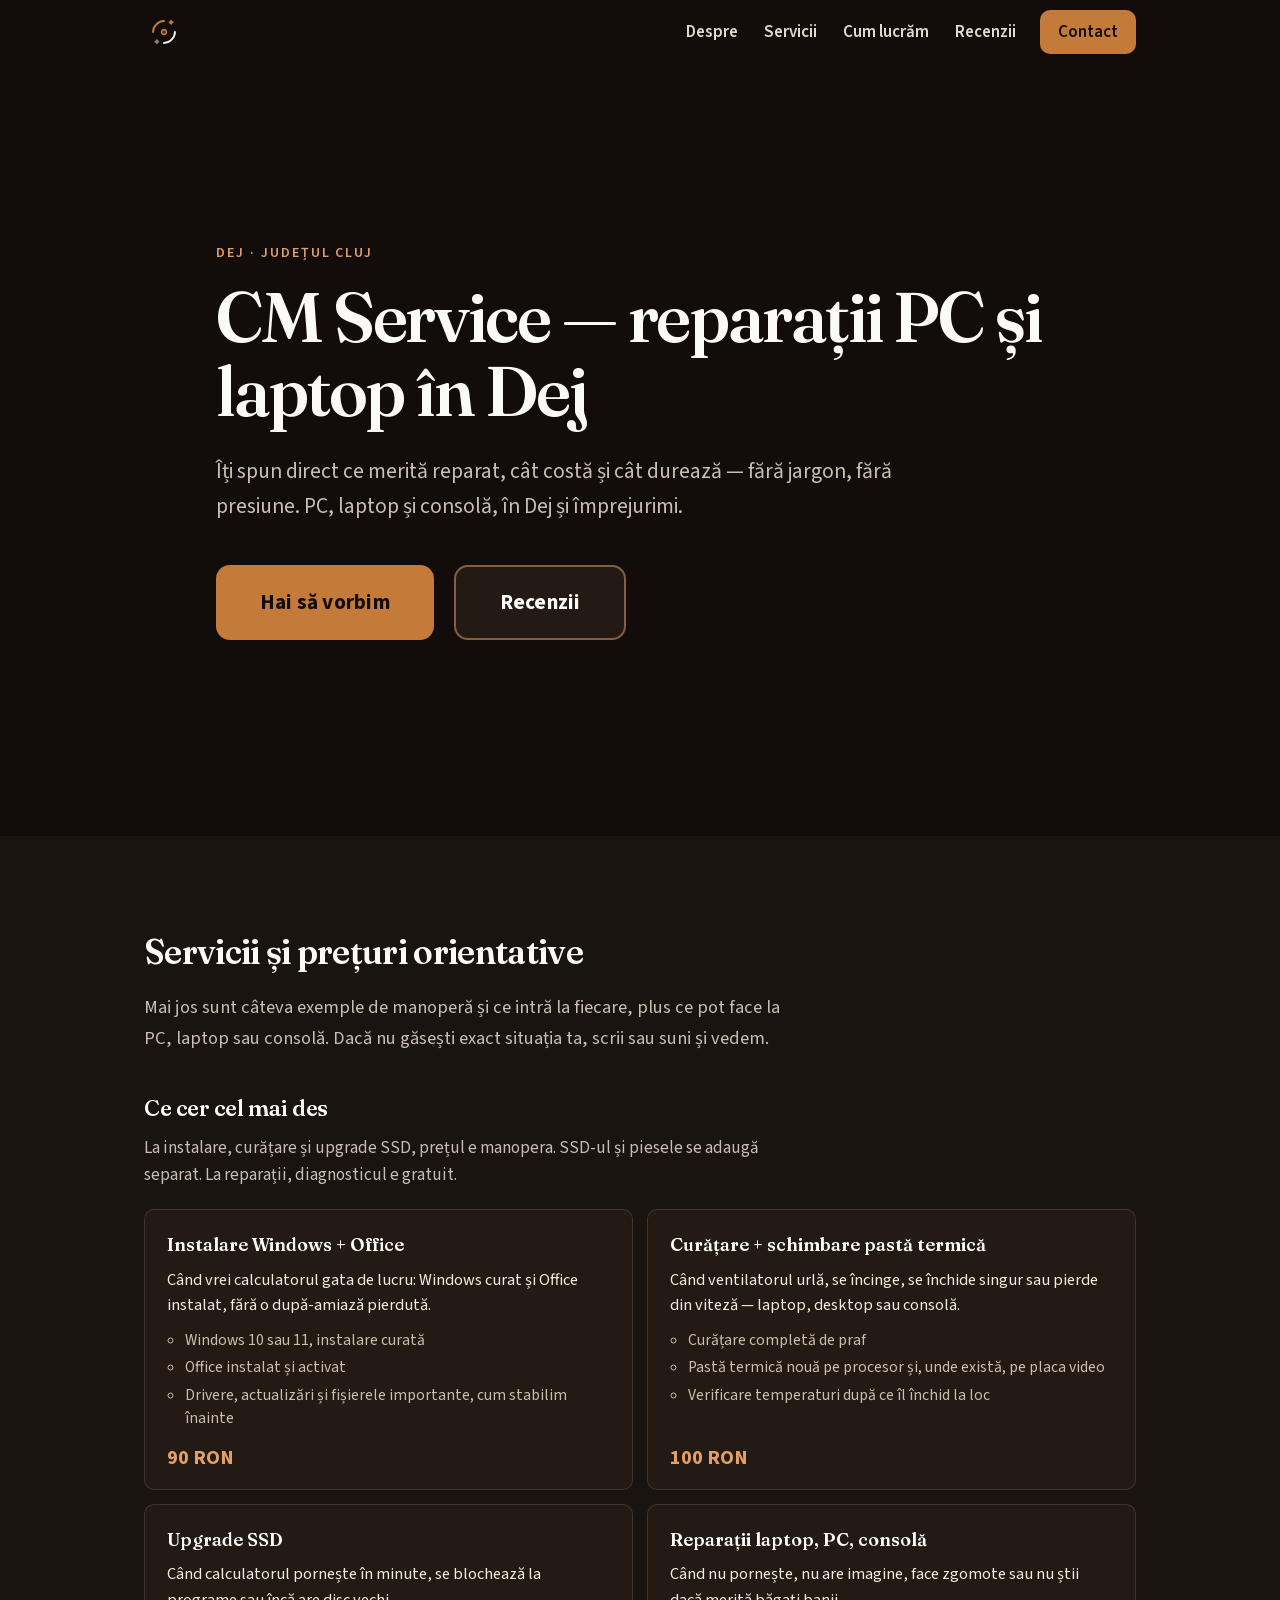
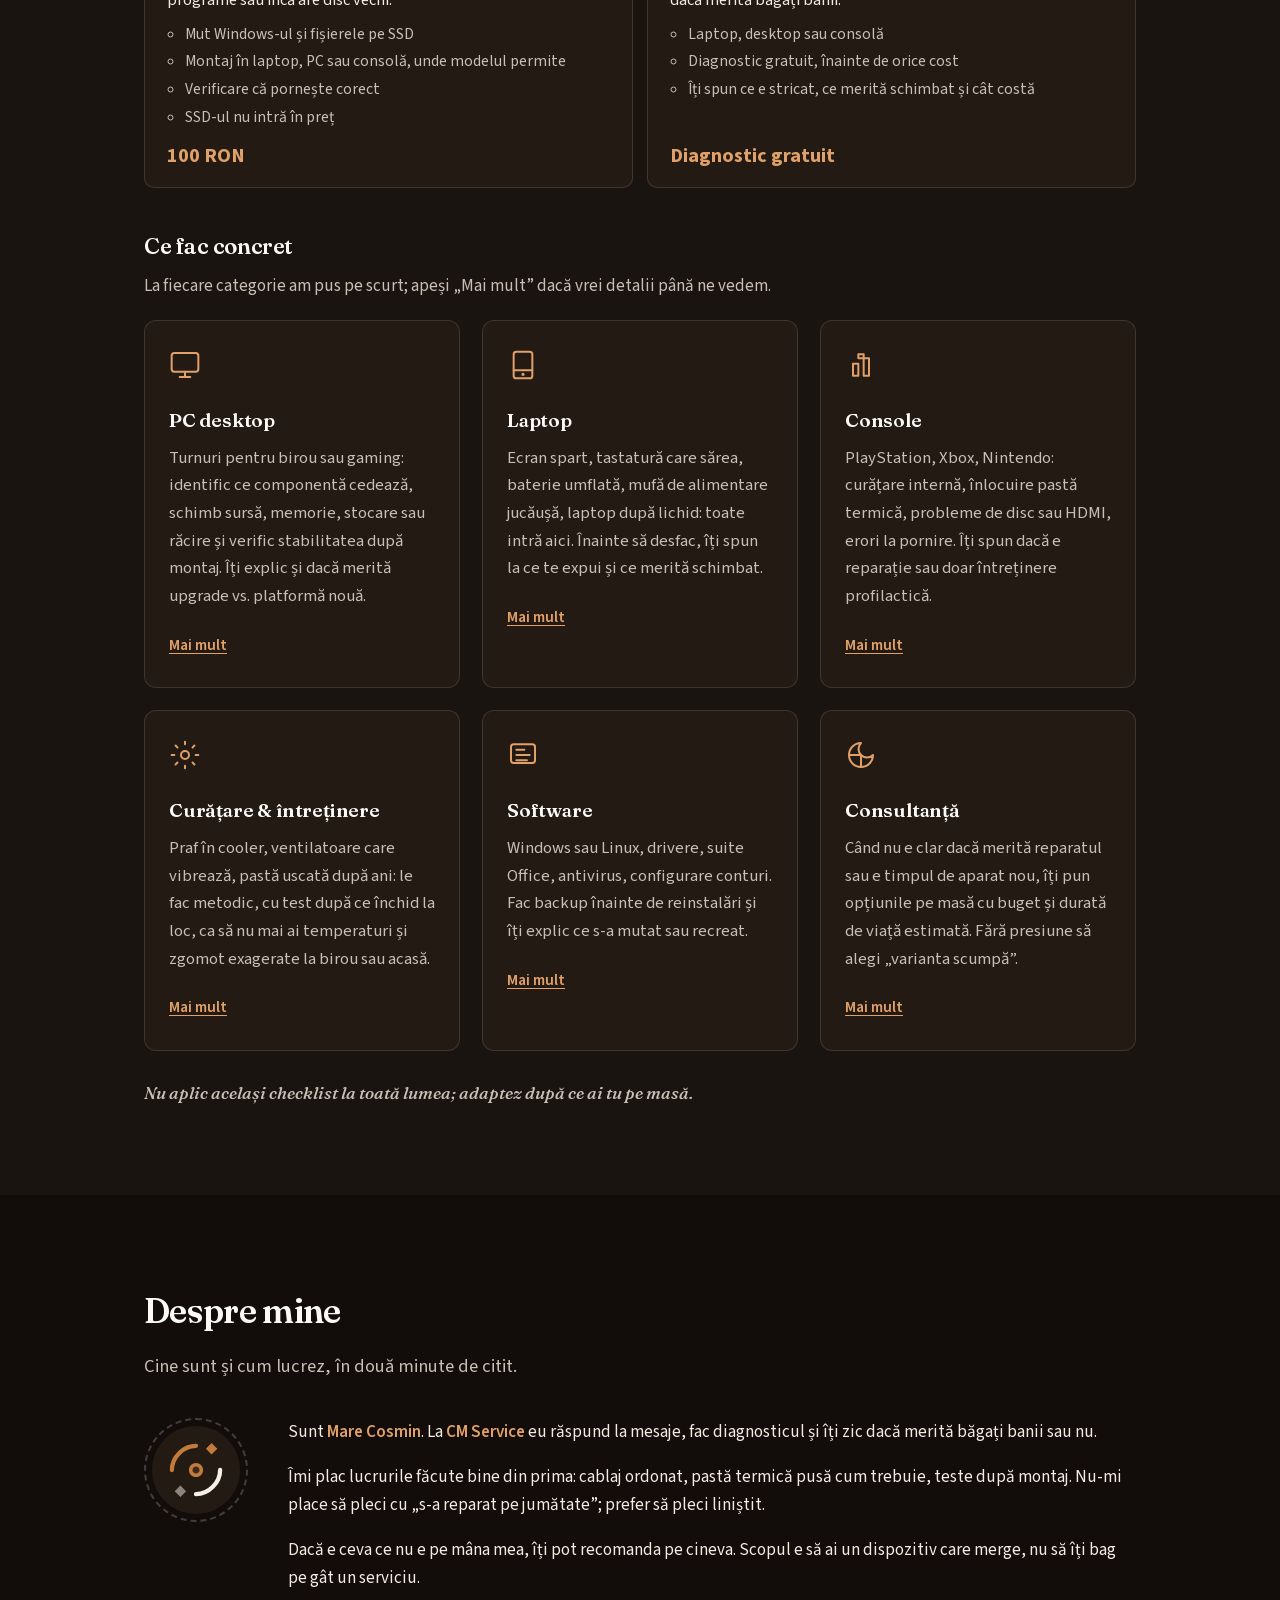
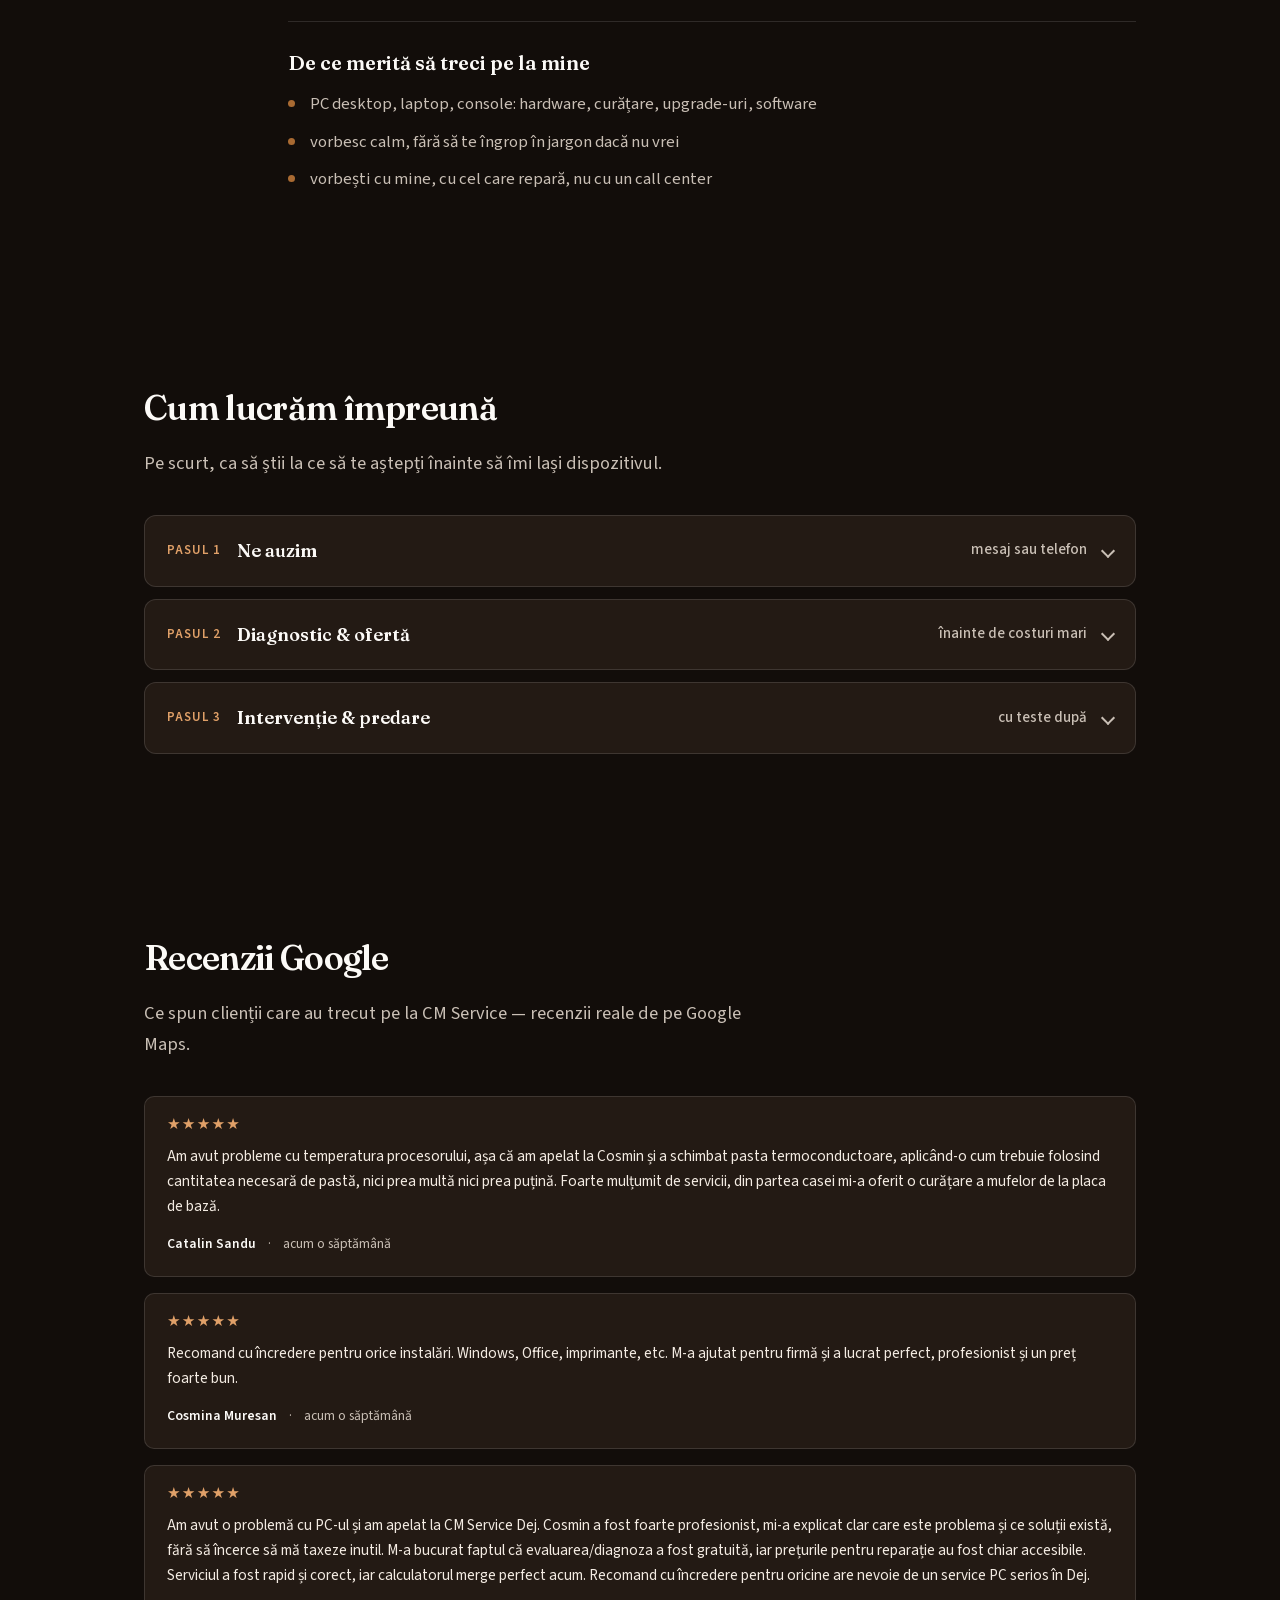
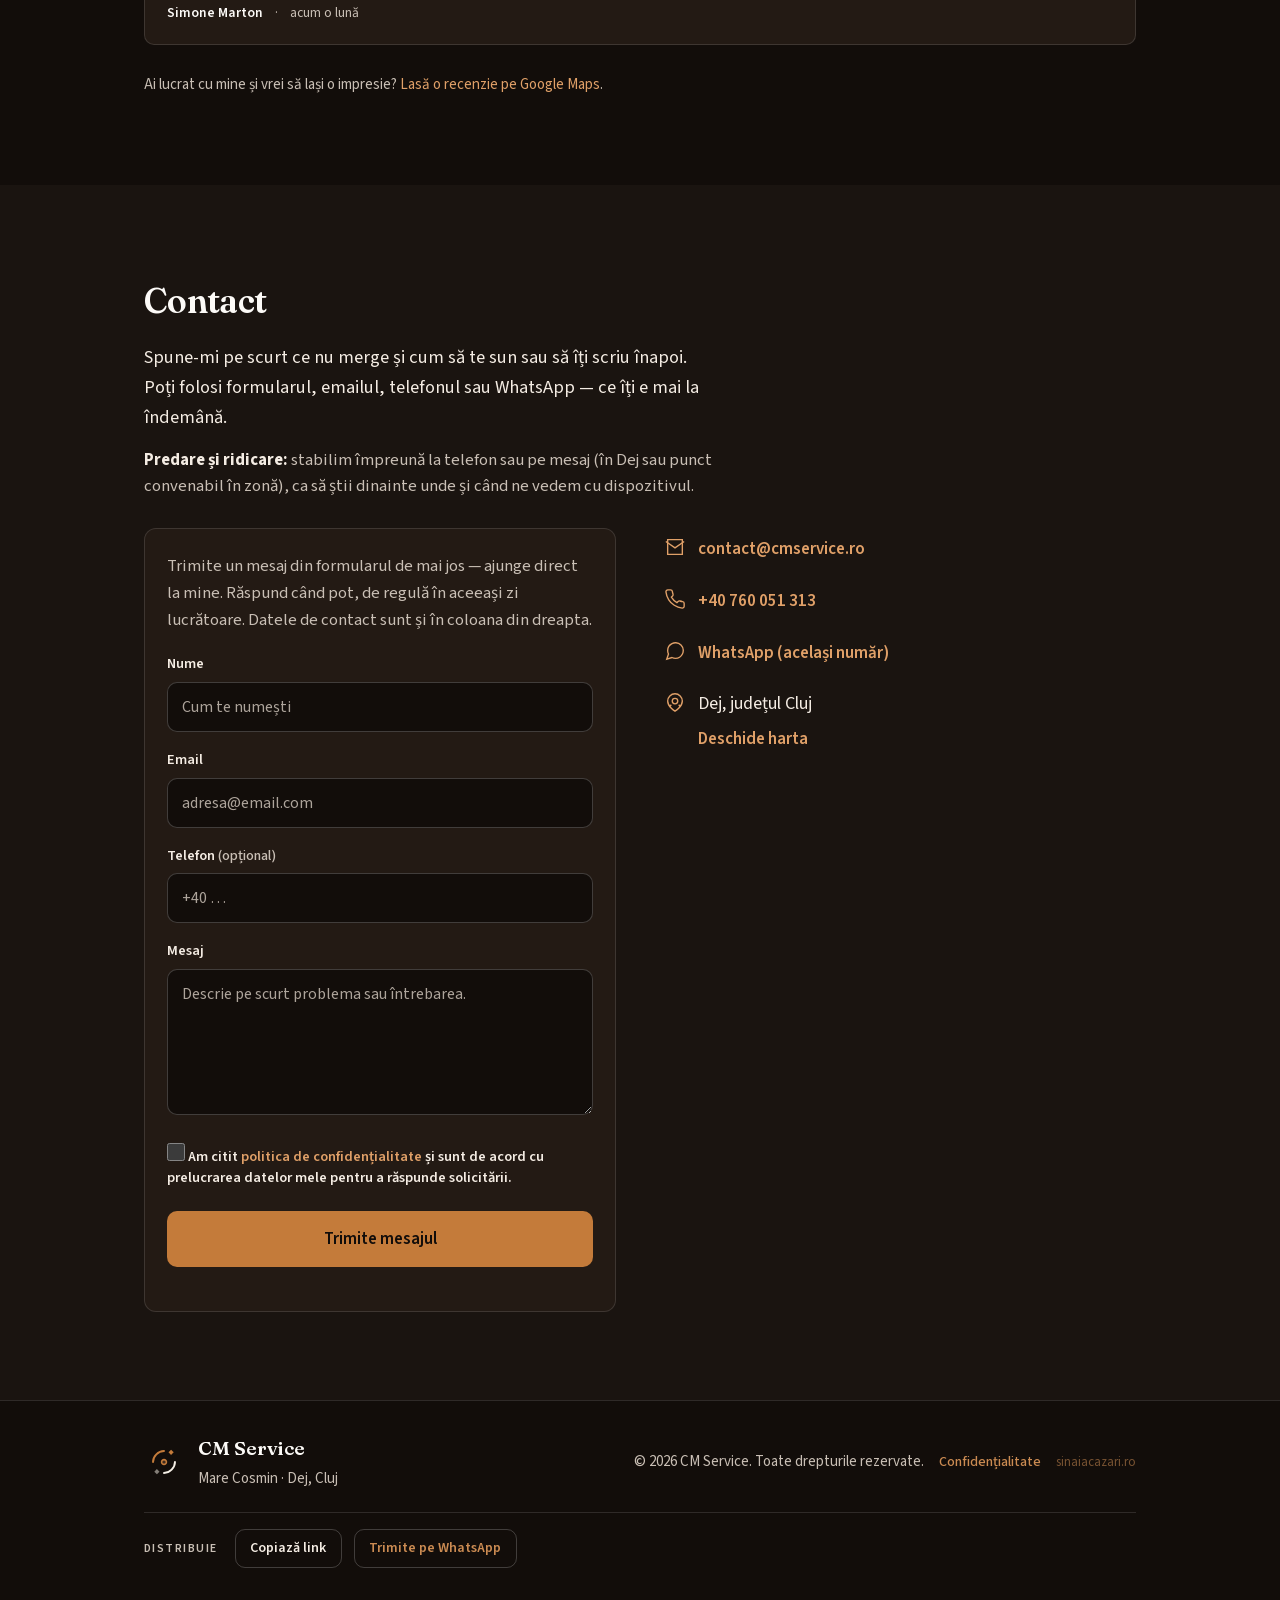
<file: index.html>
<!DOCTYPE html>
<html lang="ro">
  <head>
    <meta charset="UTF-8" />
    <meta name="viewport" content="width=device-width, initial-scale=1.0, viewport-fit=cover" />
    <meta name="theme-color" content="#120d0a" />
    <!-- URL canonic: https://cmservice.ro/ — include „Social Image.png” la deploy pentru previzualizări social. -->
    <link rel="canonical" href="https://cmservice.ro/" />
    <link rel="alternate" hreflang="ro-RO" href="https://cmservice.ro/" />
    <link rel="alternate" hreflang="x-default" href="https://cmservice.ro/" />
    <meta name="robots" content="index, follow, max-image-preview:large, max-snippet:-1, max-video-preview:-1" />
    <meta name="googlebot" content="index, follow, max-image-preview:large, max-snippet:-1, max-video-preview:-1" />
    <meta name="geo.region" content="RO-CJ" />
    <meta name="geo.placename" content="Dej" />
    <meta
      name="description"
      content="Reparații PC și laptop în Dej, județul Cluj: diagnostic, Windows, SSD/RAM, pastă termică. CM Service — Mare Cosmin."
    />
    <title>Reparații PC și laptop, Dej, Cluj | CM Service</title>
    <meta property="og:type" content="website" />
    <meta property="og:locale" content="ro_RO" />
    <meta property="og:url" content="https://cmservice.ro/" />
    <meta property="og:site_name" content="CM Service" />
    <meta property="og:title" content="Reparații PC și laptop, Dej, Cluj | CM Service" />
    <meta
      property="og:description"
      content="Service calculatoare în Dej: reparații PC, laptop și console, software, curățare termică. Județul Cluj. Contact: +40 760 051 313."
    />
    <meta property="og:image" content="https://cmservice.ro/Social%20Image.png" />
    <meta property="og:image:type" content="image/png" />
    <meta property="og:image:width" content="1200" />
    <meta property="og:image:height" content="630" />
    <meta property="og:image:alt" content="CM Service — reparații PC și laptop în Dej, Cluj" />
    <meta name="twitter:card" content="summary_large_image" />
    <meta name="twitter:title" content="Reparații PC și laptop, Dej, Cluj | CM Service" />
    <meta
      name="twitter:description"
      content="Service PC, laptop și console în Dej, Cluj. Diagnostic, Windows, upgrade-uri. Sună: +40 760 051 313."
    />
    <meta name="twitter:image" content="https://cmservice.ro/Social%20Image.png" />
    <link rel="icon" href="Logo Mini Favicon.svg" type="image/svg+xml" />
    <link rel="apple-touch-icon" href="apple-touch-icon.png" sizes="180x180" />
    <link rel="stylesheet" href="fonts.css" />
    <link rel="stylesheet" href="styles.css" />
    <script type="application/ld+json">
      {
        "@context": "https://schema.org",
        "@graph": [
          {
            "@type": "WebSite",
            "@id": "https://cmservice.ro/#website",
            "url": "https://cmservice.ro/",
            "name": "CM Service",
            "description": "Service reparații PC, laptop și console în Dej, județul Cluj.",
            "inLanguage": "ro-RO",
            "publisher": { "@id": "https://cmservice.ro/#business" }
          },
          {
            "@type": "WebPage",
            "@id": "https://cmservice.ro/#webpage",
            "url": "https://cmservice.ro/",
            "name": "Reparații PC și laptop, Dej, Cluj | CM Service",
            "description": "Service calculatoare în Dej: reparații PC și laptop, curățare termică, instalare Windows, upgrade-uri, console.",
            "inLanguage": "ro-RO",
            "isPartOf": { "@id": "https://cmservice.ro/#website" },
            "about": { "@id": "https://cmservice.ro/#business" }
          },
          {
            "@type": "LocalBusiness",
            "@id": "https://cmservice.ro/#business",
            "additionalType": "https://schema.org/ComputerRepair",
            "name": "CM Service",
            "alternateName": "CM Service Dej",
            "description": "Reparații PC desktop și laptop, curățare și pastă termică, instalare software și Windows, upgrade SSD și RAM, console, diagnostic hardware în Dej și zona județului Cluj.",
            "url": "https://cmservice.ro/",
            "telephone": "+40760051313",
            "email": "contact@cmservice.ro",
            "image": "https://cmservice.ro/Social%20Image.png",
            "address": {
              "@type": "PostalAddress",
              "addressLocality": "Dej",
              "addressRegion": "Cluj",
              "addressCountry": "RO"
            },
            "geo": {
              "@type": "GeoCoordinates",
              "latitude": 47.144,
              "longitude": 23.881
            },
            "hasMap": "https://www.openstreetmap.org/?mlat=47.144&mlon=23.881#map=13/47.144/23.881",
            "sameAs": ["https://share.google/tjEWP1IVVVAz4ZmRv"],
            "openingHoursSpecification": [
              {
                "@type": "OpeningHoursSpecification",
                "dayOfWeek": ["Monday", "Tuesday", "Wednesday", "Thursday", "Friday", "Saturday"],
                "opens": "09:00",
                "closes": "18:00",
                "description": "Cu programare; confirmăm disponibilitatea la telefon sau mesaj."
              }
            ],
            "areaServed": [
              { "@type": "City", "name": "Dej", "containedInPlace": { "@type": "AdministrativeArea", "name": "Cluj" } },
              { "@type": "City", "name": "Gherla", "containedInPlace": { "@type": "AdministrativeArea", "name": "Cluj" } },
              { "@type": "City", "name": "Cluj-Napoca", "containedInPlace": { "@type": "AdministrativeArea", "name": "Cluj" } },
              { "@type": "AdministrativeArea", "name": "Județul Cluj" }
            ],
            "priceRange": "$$",
            "aggregateRating": {
              "@type": "AggregateRating",
              "ratingValue": "5",
              "reviewCount": "3",
              "bestRating": "5",
              "worstRating": "1"
            },
            "review": [
              {
                "@type": "Review",
                "author": { "@type": "Person", "name": "Catalin Sandu" },
                "datePublished": "2026-06-10",
                "reviewBody": "Am avut probleme cu temperatura procesorului, așa că am apelat la Cosmin și a schimbat pasta termoconductoare, aplicând-o cum trebuie folosind cantitatea necesară de pastă, nici prea multă nici prea puțină. Foarte mulțumit de servicii, din partea casei mi-a oferit o curățare a mufelor de la placa de bază.",
                "reviewRating": { "@type": "Rating", "ratingValue": "5", "bestRating": "5" }
              },
              {
                "@type": "Review",
                "author": { "@type": "Person", "name": "Cosmina Muresan" },
                "datePublished": "2026-06-10",
                "reviewBody": "Recomand cu încredere pentru orice instalări. Windows, Office, imprimante, etc. M-a ajutat pentru firmă și a lucrat perfect, profesionist și un preț foarte bun.",
                "reviewRating": { "@type": "Rating", "ratingValue": "5", "bestRating": "5" }
              },
              {
                "@type": "Review",
                "author": { "@type": "Person", "name": "Simone Marton" },
                "datePublished": "2026-05-17",
                "reviewBody": "Am avut o problemă cu PC-ul și am apelat la CM Service Dej. Cosmin a fost foarte profesionist, mi-a explicat clar care este problema și ce soluții există, fără să încerce să mă taxeze inutil. M-a bucurat faptul că evaluarea/diagnoza a fost gratuită, iar prețurile pentru reparație au fost chiar accesibile. Serviciul a fost rapid și corect, iar calculatorul merge perfect acum. Recomand cu încredere pentru oricine are nevoie de un service PC serios în Dej.",
                "reviewRating": { "@type": "Rating", "ratingValue": "5", "bestRating": "5" }
              }
            ],
            "knowsAbout": [
              "reparații laptop",
              "service PC",
              "instalare Windows",
              "curățare laptop",
              "upgrade SSD",
              "reparații console"
            ]
          },
          {
            "@type": "Person",
            "@id": "https://cmservice.ro/#person",
            "name": "Mare Cosmin",
            "url": "https://cmservice.ro/",
            "email": "contact@cmservice.ro",
            "telephone": "+40760051313",
            "address": {
              "@type": "PostalAddress",
              "addressLocality": "Dej",
              "addressRegion": "Cluj",
              "addressCountry": "RO"
            },
            "worksFor": { "@id": "https://cmservice.ro/#business" },
            "jobTitle": "Tehnician service PC și laptop"
          }
        ]
      }
    </script>
  </head>
  <body>
    <a class="skip-link" href="#main">Sari la conținut</a>

    <header class="site-header" id="siteHeader">
      <nav class="nav" id="nav" aria-label="Navigare principală">
        <div class="nav-inner">
          <a href="#hero" class="nav-logo" aria-label="CM Service, începutul paginii">
            <img
              class="nav-logo-img"
              src="Logo Transparent Dark Brown BG.svg"
              width="40"
              height="40"
              alt="Logo CM Service"
            />
          </a>
          <button class="nav-toggle" id="navToggle" type="button" aria-expanded="false" aria-controls="navLinks" aria-label="Meniu">
            <span></span>
            <span></span>
            <span></span>
          </button>
          <ul class="nav-links" id="navLinks">
            <li><a href="#despre" data-nav="despre">Despre</a></li>
            <li><a href="#servicii" data-nav="servicii">Servicii</a></li>
            <li><a href="#cum-lucram" data-nav="cum-lucram">Cum lucrăm</a></li>
            <li><a href="#recenzii" data-nav="recenzii">Recenzii</a></li>
            <li class="nav-links-cta"><a href="#contact" class="nav-cta" data-nav="contact">Contact</a></li>
          </ul>
        </div>
      </nav>
    </header>

    <main id="main">
      <section class="hero" id="hero" aria-labelledby="hero-heading">
        <div class="container hero-content">
          <p class="hero-tagline">Dej · județul Cluj</p>
          <h1 class="hero-title" id="hero-heading">CM Service — reparații PC și laptop în Dej</h1>
          <p class="hero-lead">
            Îți spun direct ce merită reparat, cât costă și cât durează — fără jargon, fără presiune. PC, laptop și
            consolă, în Dej și împrejurimi.
          </p>
          <div class="hero-ctas">
            <a class="btn btn-primary" href="#contact">Hai să vorbim</a>
            <a class="btn btn-secondary" href="#recenzii">Recenzii</a>
          </div>
        </div>
      </section>

      <section class="section section-alt" id="servicii" aria-labelledby="servicii-heading">
        <div class="container">
          <h2 class="section-title" id="servicii-heading">Servicii și prețuri orientative</h2>
          <p class="section-lead">
            Mai jos sunt câteva exemple de manoperă și ce intră la fiecare, plus ce pot face la PC, laptop sau consolă.
            Dacă nu găsești exact situația ta, scrii sau suni și vedem.
          </p>

          <h3 class="subsection-title">Ce cer cel mai des</h3>
          <p class="subsection-lead">
            La instalare, curățare și upgrade SSD, prețul e manopera. SSD-ul și piesele se adaugă separat.
            La reparații, diagnosticul e gratuit.
          </p>
          <ul class="offer-price-grid">
            <li class="offer-price-card">
              <h4 class="offer-price-name">Instalare Windows + Office</h4>
              <p class="offer-price-for">
                Când vrei calculatorul gata de lucru: Windows curat și Office instalat, fără o după-amiază pierdută.
              </p>
              <ul class="offer-price-includes">
                <li>Windows 10 sau 11, instalare curată</li>
                <li>Office instalat și activat</li>
                <li>Drivere, actualizări și fișierele importante, cum stabilim înainte</li>
              </ul>
              <p class="offer-price-amount">90 RON</p>
            </li>
            <li class="offer-price-card">
              <h4 class="offer-price-name">Curățare + schimbare pastă termică</h4>
              <p class="offer-price-for">
                Când ventilatorul urlă, se încinge, se închide singur sau pierde din viteză — laptop, desktop sau consolă.
              </p>
              <ul class="offer-price-includes">
                <li>Curățare completă de praf</li>
                <li>Pastă termică nouă pe procesor și, unde există, pe placa video</li>
                <li>Verificare temperaturi după ce îl închid la loc</li>
              </ul>
              <p class="offer-price-amount">100 RON</p>
            </li>
            <li class="offer-price-card">
              <h4 class="offer-price-name">Upgrade SSD</h4>
              <p class="offer-price-for">
                Când calculatorul pornește în minute, se blochează la programe sau încă are disc vechi.
              </p>
              <ul class="offer-price-includes">
                <li>Mut Windows-ul și fișierele pe SSD</li>
                <li>Montaj în laptop, PC sau consolă, unde modelul permite</li>
                <li>Verificare că pornește corect</li>
                <li>SSD-ul nu intră în preț</li>
              </ul>
              <p class="offer-price-amount">100 RON</p>
            </li>
            <li class="offer-price-card">
              <h4 class="offer-price-name">Reparații laptop, PC, consolă</h4>
              <p class="offer-price-for">
                Când nu pornește, nu are imagine, face zgomote sau nu știi dacă merită băgați banii.
              </p>
              <ul class="offer-price-includes">
                <li>Laptop, desktop sau consolă</li>
                <li>Diagnostic gratuit, înainte de orice cost</li>
                <li>Îți spun ce e stricat, ce merită schimbat și cât costă</li>
              </ul>
              <p class="offer-price-amount">Diagnostic gratuit</p>
            </li>
          </ul>

          <h3 class="subsection-title subsection-title--spaced">Ce fac concret</h3>
          <p class="subsection-lead">
            La fiecare categorie am pus pe scurt; apeși „Mai mult” dacă vrei detalii până ne vedem.
          </p>
          <div class="servicii-grid" id="serviciiGrid">
            <article class="serviciu-card">
              <div class="serviciu-icon" aria-hidden="true">
                <svg width="32" height="32" viewBox="0 0 24 24" fill="none" stroke="currentColor" stroke-width="1.5" stroke-linecap="round" stroke-linejoin="round">
                  <rect x="2" y="3" width="20" height="14" rx="2" />
                  <path d="M8 21h8" />
                  <path d="M12 17v4" />
                </svg>
              </div>
              <h3>PC desktop</h3>
              <p class="serviciu-detail">
                Turnuri pentru birou sau gaming: identific ce componentă cedează, schimb sursă, memorie, stocare sau
                răcire și verific stabilitatea după montaj. Îți explic și dacă merită upgrade vs. platformă nouă.
              </p>
              <button type="button" class="serviciu-toggle" aria-expanded="false">Mai mult</button>
              <p class="serviciu-extra">
                Montaj curat, cablaj ordonat, teste de temperatură și stres unde e cazul. Te ajut să comanzi piese compatibile
                dacă vrei să aduci tu materialul.
              </p>
            </article>
            <article class="serviciu-card">
              <div class="serviciu-icon" aria-hidden="true">
                <svg width="32" height="32" viewBox="0 0 24 24" fill="none" stroke="currentColor" stroke-width="1.5" stroke-linecap="round" stroke-linejoin="round">
                  <rect x="5" y="2" width="14" height="20" rx="2" />
                  <path d="M5 16h14" />
                  <circle cx="12" cy="19" r="0.5" fill="currentColor" />
                </svg>
              </div>
              <h3>Laptop</h3>
              <p class="serviciu-detail">
                Ecran spart, tastatură care sărea, baterie umflată, mufă de alimentare jucăușă, laptop după lichid: toate
                intră aici. Înainte să desfac, îți spun la ce te expui și ce merită schimbat.
              </p>
              <button type="button" class="serviciu-toggle" aria-expanded="false">Mai mult</button>
              <p class="serviciu-extra">
                Multe încălziri și ventilator la maxim vin din praf și pastă uscată; curățarea periodică poate prelungi viața
                plăcii și a ventilatoarelor.
              </p>
            </article>
            <article class="serviciu-card">
              <div class="serviciu-icon" aria-hidden="true">
                <svg width="32" height="32" viewBox="0 0 24 24" fill="none" stroke="currentColor" stroke-width="1.5" stroke-linecap="round" stroke-linejoin="round">
                  <path d="M6 11h4v9H6zM14 7h4v13h-4z" />
                  <path d="M10 4h4v3h-4z" />
                </svg>
              </div>
              <h3>Console</h3>
              <p class="serviciu-detail">
                PlayStation, Xbox, Nintendo: curățare internă, înlocuire pastă termică, probleme de disc sau HDMI, erori la
                pornire. Îți spun dacă e reparație sau doar întreținere profilactică.
              </p>
              <button type="button" class="serviciu-toggle" aria-expanded="false">Mai mult</button>
              <p class="serviciu-extra">
                Uneori e o singură piesă; alteori la o consolă mai veche ajunge curățare și un SSD dacă se poate pe modelul tău.
                Fără „îți garantez minuni”.
              </p>
            </article>
            <article class="serviciu-card">
              <div class="serviciu-icon" aria-hidden="true">
                <svg width="32" height="32" viewBox="0 0 24 24" fill="none" stroke="currentColor" stroke-width="1.5" stroke-linecap="round" stroke-linejoin="round">
                  <circle cx="12" cy="12" r="3" />
                  <path d="M12 2v2M12 20v2M4.93 4.93l1.41 1.41M17.66 17.66l1.41 1.41M2 12h2M20 12h2M4.93 19.07l1.41-1.41M17.66 6.34l1.41-1.41" />
                </svg>
              </div>
              <h3>Curățare &amp; întreținere</h3>
              <p class="serviciu-detail">
                Praf în cooler, ventilatoare care vibrează, pastă uscată după ani: le fac metodic, cu test după ce închid la loc,
                ca să nu mai ai temperaturi și zgomot exagerate la birou sau acasă.
              </p>
              <button type="button" class="serviciu-toggle" aria-expanded="false">Mai mult</button>
              <p class="serviciu-extra">
                Îți las câteva recomandări simple (suprafață, aerisire) ca să nu revii prea des pentru același motiv.
              </p>
            </article>
            <article class="serviciu-card">
              <div class="serviciu-icon" aria-hidden="true">
                <svg width="32" height="32" viewBox="0 0 24 24" fill="none" stroke="currentColor" stroke-width="1.5" stroke-linecap="round" stroke-linejoin="round">
                  <rect x="3" y="4" width="18" height="14" rx="2" />
                  <path d="M7 8h6M7 12h10M7 16h8" />
                </svg>
              </div>
              <h3>Software</h3>
              <p class="serviciu-detail">
                Windows sau Linux, drivere, suite Office, antivirus, configurare conturi. Fac backup înainte de
                reinstalări și îți explic ce s-a mutat sau recreat.
              </p>
              <button type="button" class="serviciu-toggle" aria-expanded="false">Mai mult</button>
              <p class="serviciu-extra">
                Recuperare date doar unde e rezonabil să încerc; nu promit minuni pe discuri mecanice grav avariate.
              </p>
            </article>
            <article class="serviciu-card">
              <div class="serviciu-icon" aria-hidden="true">
                <svg width="32" height="32" viewBox="0 0 24 24" fill="none" stroke="currentColor" stroke-width="1.5" stroke-linecap="round" stroke-linejoin="round">
                  <path d="M12 3a6 6 0 0 0 9 9 9 9 0 1 1-9-9Z" />
                  <path d="M12 12v9" />
                  <path d="M12 12H3" />
                </svg>
              </div>
              <h3>Consultanță</h3>
              <p class="serviciu-detail">
                Când nu e clar dacă merită reparatul sau e timpul de aparat nou, îți pun opțiunile pe masă cu buget și
                durată de viață estimată. Fără presiune să alegi „varianta scumpă”.
              </p>
              <button type="button" class="serviciu-toggle" aria-expanded="false">Mai mult</button>
              <p class="serviciu-extra">
                Te pot ajuta și cu lista de piese înainte să comanzi online, ca să eviți surprize de compatibilitate.
              </p>
            </article>
          </div>
          <p class="servicii-footer">
            Nu aplic același checklist la toată lumea; adaptez după ce ai tu pe masă.
          </p>
        </div>
      </section>

      <section class="section" id="despre">
        <div class="container">
          <h2 class="section-title">Despre mine</h2>
          <p class="section-lead">
            Cine sunt și cum lucrez, în două minute de citit.
          </p>
          <div class="despre-layout">
            <div class="despre-badge">
              <img
                class="despre-logo"
                src="Logo Transparent Dark Brown BG.svg"
                width="88"
                height="88"
                alt="Logo CM Service"
                loading="lazy"
                decoding="async"
              />
              <span class="despre-badge-ring" aria-hidden="true"></span>
            </div>
            <div class="despre-content">
              <p>
                Sunt <strong>Mare Cosmin</strong>. La <strong>CM Service</strong> eu răspund la mesaje, fac diagnosticul și îți zic
                dacă merită băgați banii sau nu.
              </p>
              <p>
                Îmi plac lucrurile făcute bine din prima: cablaj ordonat, pastă termică pusă cum trebuie, teste după montaj.
                Nu-mi place să pleci cu „s-a reparat pe jumătate”; prefer să pleci liniștit.
              </p>
              <p>
                Dacă e ceva ce nu e pe mâna mea, îți pot recomanda pe cineva. Scopul e să ai un dispozitiv care merge,
                nu să îți bag pe gât un serviciu.
              </p>
              <div class="despre-meta">
                <h3>De ce merită să treci pe la mine</h3>
                <ul>
                  <li>PC desktop, laptop, console: hardware, curățare, upgrade-uri, software</li>
                  <li>vorbesc calm, fără să te îngrop în jargon dacă nu vrei</li>
                  <li>vorbești cu mine, cu cel care repară, nu cu un call center</li>
                </ul>
              </div>
            </div>
          </div>
        </div>
      </section>

      <section class="section" id="cum-lucram">
        <div class="container">
          <h2 class="section-title">Cum lucrăm împreună</h2>
          <p class="section-lead">
            Pe scurt, ca să știi la ce să te aștepți înainte să îmi lași dispozitivul.
          </p>
          <div class="experience-list">
            <details class="experience-item">
              <summary class="experience-summary">
                <span class="experience-org">Pasul 1</span>
                <span class="experience-role">Ne auzim</span>
                <span class="experience-dates">mesaj sau telefon</span>
                <span class="experience-chevron" aria-hidden="true"></span>
              </summary>
              <div class="experience-body">
                <p>
                  Îmi spui ce auzi, ce vezi pe ecran, de când. Cu cât e mai clar, cu atât merg mai repede la fondul problemei.
                  Nu îți cer roman, doar ce știi tu.
                </p>
              </div>
            </details>
            <details class="experience-item">
              <summary class="experience-summary">
                <span class="experience-org">Pasul 2</span>
                <span class="experience-role">Diagnostic &amp; ofertă</span>
                <span class="experience-dates">înainte de costuri mari</span>
                <span class="experience-chevron" aria-hidden="true"></span>
              </summary>
              <div class="experience-body">
                <p>
                  Verific, îți spun ce am găsit și ce opțiuni ai (reparație, înlocuire piesă, sau „nu merită”). Abia apoi
                  continuăm cum e ok pentru tine.
                </p>
              </div>
            </details>
            <details class="experience-item">
              <summary class="experience-summary">
                <span class="experience-org">Pasul 3</span>
                <span class="experience-role">Intervenție &amp; predare</span>
                <span class="experience-dates">cu teste după</span>
                <span class="experience-chevron" aria-hidden="true"></span>
              </summary>
              <div class="experience-body">
                <p>
                  Fac treaba, testez, îți explic pe scurt ce s-a schimbat și ce poți face tu data viitoare ca să dureze mai
                  bine.
                </p>
              </div>
            </details>
          </div>
        </div>
      </section>

      <section class="section" id="recenzii" aria-labelledby="recenzii-heading">
        <div class="container">
          <h2 class="section-title" id="recenzii-heading">Recenzii Google</h2>
          <p class="section-lead">
            Ce spun clienții care au trecut pe la CM Service — recenzii reale de pe Google Maps.
          </p>
          <ul class="reviews-grid">
            <li class="review-card">
              <div class="review-stars" aria-label="5 stele din 5">
                <span aria-hidden="true">★★★★★</span>
              </div>
              <blockquote class="review-quote">
                <p>
                  Am avut probleme cu temperatura procesorului, așa că am apelat la Cosmin și a schimbat pasta
                  termoconductoare, aplicând-o cum trebuie folosind cantitatea necesară de pastă, nici prea multă nici
                  prea puțină. Foarte mulțumit de servicii, din partea casei mi-a oferit o curățare a mufelor de la
                  placa de bază.
                </p>
              </blockquote>
              <footer class="review-meta">
                <cite class="review-author">Catalin Sandu</cite>
                <span class="review-date">acum o săptămână</span>
              </footer>
            </li>
            <li class="review-card">
              <div class="review-stars" aria-label="5 stele din 5">
                <span aria-hidden="true">★★★★★</span>
              </div>
              <blockquote class="review-quote">
                <p>
                  Recomand cu încredere pentru orice instalări. Windows, Office, imprimante, etc. M-a ajutat pentru
                  firmă și a lucrat perfect, profesionist și un preț foarte bun.
                </p>
              </blockquote>
              <footer class="review-meta">
                <cite class="review-author">Cosmina Muresan</cite>
                <span class="review-date">acum o săptămână</span>
              </footer>
            </li>
            <li class="review-card">
              <div class="review-stars" aria-label="5 stele din 5">
                <span aria-hidden="true">★★★★★</span>
              </div>
              <blockquote class="review-quote">
                <p>
                  Am avut o problemă cu PC-ul și am apelat la CM Service Dej. Cosmin a fost foarte profesionist, mi-a
                  explicat clar care este problema și ce soluții există, fără să încerce să mă taxeze inutil. M-a bucurat
                  faptul că evaluarea/diagnoza a fost gratuită, iar prețurile pentru reparație au fost chiar accesibile.
                  Serviciul a fost rapid și corect, iar calculatorul merge perfect acum. Recomand cu încredere pentru
                  oricine are nevoie de un service PC serios în Dej.
                </p>
              </blockquote>
              <footer class="review-meta">
                <cite class="review-author">Simone Marton</cite>
                <span class="review-date">acum o lună</span>
              </footer>
            </li>
          </ul>
          <p class="reviews-cta muted small">
            Ai lucrat cu mine și vrei să lași o impresie?
            <a href="https://share.google/tjEWP1IVVVAz4ZmRv" target="_blank" rel="noopener noreferrer"
              >Lasă o recenzie pe Google Maps</a
            >.
          </p>
        </div>
      </section>

      <section class="section section-alt" id="contact">
        <div class="container">
          <h2 class="section-title">Contact</h2>
          <p class="contact-intro">
            Spune-mi pe scurt ce nu merge și cum să te sun sau să îți scriu înapoi. Poți folosi formularul, emailul,
            telefonul sau WhatsApp — ce îți e mai la îndemână.
          </p>
          <p class="contact-pickup">
            <strong>Predare și ridicare:</strong> stabilim împreună la telefon sau pe mesaj (în Dej sau punct convenabil
            în zonă), ca să știi dinainte unde și când ne vedem cu dispozitivul.
          </p>
          <div class="contact-grid">
            <div class="contact-panel">
              <p class="contact-panel-lead">
                Trimite un mesaj din formularul de mai jos — ajunge direct la mine. Răspund când pot, de regulă în aceeași
                zi lucrătoare. Datele de contact sunt și în coloana din dreapta.
              </p>
              <form class="contact-form" id="contactForm" action="https://api.web3forms.com/submit" method="POST" novalidate>
                <input type="hidden" name="access_key" value="ce247b36-3664-45f6-8c38-0ea4a469ab83" />
                <input
                  type="checkbox"
                  name="botcheck"
                  class="contact-form-hp"
                  tabindex="-1"
                  autocomplete="off"
                  aria-hidden="true"
                />
                <div class="contact-form-field">
                  <label for="contactName">Nume</label>
                  <input
                    id="contactName"
                    name="name"
                    type="text"
                    required
                    maxlength="120"
                    autocomplete="name"
                    placeholder="Cum te numești"
                  />
                </div>
                <div class="contact-form-field">
                  <label for="contactEmail">Email</label>
                  <input
                    id="contactEmail"
                    name="email"
                    type="email"
                    required
                    maxlength="254"
                    autocomplete="email"
                    placeholder="adresa@email.com"
                  />
                </div>
                <div class="contact-form-field">
                  <label for="contactPhone">Telefon <span class="contact-form-optional">(opțional)</span></label>
                  <input
                    id="contactPhone"
                    name="phone"
                    type="tel"
                    maxlength="40"
                    autocomplete="tel"
                    placeholder="+40 …"
                  />
                </div>
                <div class="contact-form-field">
                  <label for="contactMessage">Mesaj</label>
                  <textarea
                    id="contactMessage"
                    name="message"
                    required
                    rows="5"
                    maxlength="4000"
                    placeholder="Descrie pe scurt problema sau întrebarea."
                  ></textarea>
                </div>
                <div class="contact-form-field contact-form-consent">
                  <label class="contact-form-consent-label" for="contactConsent">
                    <input type="checkbox" id="contactConsent" name="consent" required value="yes" />
                    <span
                      >Am citit
                      <a href="politica-confidentialitate.html">politica de confidențialitate</a> și sunt de acord cu
                      prelucrarea datelor mele pentru a răspunde solicitării.</span
                    >
                  </label>
                </div>
                <p class="contact-form-status" id="contactFormStatus" role="status" aria-live="polite" hidden></p>
                <button type="submit" class="btn btn-primary btn-full" id="contactFormSubmit">
                  Trimite mesajul
                </button>
              </form>
            </div>
            <div class="contact-info">
              <div class="contact-item">
                <svg width="22" height="22" viewBox="0 0 24 24" fill="none" stroke="currentColor" stroke-width="1.5" aria-hidden="true">
                  <path d="M4 4h16v16H4z" />
                  <path d="m22 6-10 7L2 6" />
                </svg>
                <div>
                  <a href="mailto:contact@cmservice.ro">contact@cmservice.ro</a>
                </div>
              </div>
              <div class="contact-item">
                <svg width="22" height="22" viewBox="0 0 24 24" fill="none" stroke="currentColor" stroke-width="1.5" aria-hidden="true">
                  <path d="M22 16.92v3a2 2 0 0 1-2.18 2 19.79 19.79 0 0 1-8.63-3.07 19.5 19.5 0 0 1-6-6 19.79 19.79 0 0 1-3.07-8.67A2 2 0 0 1 4.11 2h3a2 2 0 0 1 2 1.72c.127.96.361 1.903.7 2.81a2 2 0 0 1-.45 2.11L8.09 9.91a16 16 0 0 0 6 6l1.27-1.27a2 2 0 0 1 2.11-.45c.907.339 1.85.573 2.81.7A2 2 0 0 1 22 16.92z" />
                </svg>
                <div>
                  <a href="tel:+40760051313">+40 760 051 313</a>
                </div>
              </div>
              <div class="contact-item">
                <svg width="22" height="22" viewBox="0 0 24 24" fill="none" stroke="currentColor" stroke-width="1.5" aria-hidden="true">
                  <path d="M21 11.5a8.38 8.38 0 0 1-.9 3.8 8.5 8.5 0 0 1-7.6 4.7 8.38 8.38 0 0 1-3.8-.9L3 21l1.9-5.7a8.38 8.38 0 0 1-.9-3.8 8.5 8.5 0 0 1 4.7-7.6 8.38 8.38 0 0 1 3.8-.9h.5a8.48 8.48 0 0 1 8 8v.5z" />
                </svg>
                <div>
                  <a href="https://wa.me/40760051313?text=Bun%C4%83%2C%20am%20o%20%C3%AEntrebare%20de%20pe%20site-ul%20CM%20Service." target="_blank" rel="noopener noreferrer">WhatsApp (același număr)</a>
                </div>
              </div>
              <div class="contact-item">
                <svg width="22" height="22" viewBox="0 0 24 24" fill="none" stroke="currentColor" stroke-width="1.5" aria-hidden="true">
                  <circle cx="12" cy="11" r="3" />
                  <path d="M17.657 16.657 16 15M6.343 16.657 8 15" />
                  <path d="M12 22s8-4.5 8-11a8 8 0 1 0-16 0c0 6.5 8 11 8 11z" />
                </svg>
                <div>
                  <span>Dej, județul Cluj</span>
                  <p class="contact-map muted small">
                    <a href="https://www.openstreetmap.org/search?query=Dej%2C%20Cluj%2C%20Romania" target="_blank" rel="noopener noreferrer">Deschide harta</a>
                  </p>
                </div>
              </div>
            </div>
          </div>
        </div>
      </section>
    </main>

    <footer class="site-footer">
      <div class="container footer-inner">
        <div class="footer-row-top">
          <div class="footer-brand">
            <img src="Logo Transparent Dark Brown BG.svg" alt="Logo CM Service" width="40" height="40" />
            <div>
              <p class="footer-name">CM Service</p>
              <p class="footer-meta">Mare Cosmin · Dej, Cluj</p>
            </div>
          </div>
          <p class="footer-copy">
            © <span id="year"></span> CM Service. Toate drepturile rezervate.
            <a class="footer-legal" href="politica-confidentialitate.html">Confidențialitate</a>
            <a class="footer-legal footer-related" href="https://sinaiacazari.ro/" rel="noopener noreferrer">sinaiacazari.ro</a>
          </p>
        </div>
        <div class="footer-share" role="group" aria-label="Distribuie pagina">
          <span class="footer-share-label">Distribuie</span>
          <button type="button" class="footer-share-btn" id="copyPageLink">Copiază link</button>
          <a
            class="footer-share-btn"
            id="whatsappShareLink"
            href="https://wa.me/?text="
            target="_blank"
            rel="noopener noreferrer"
            >Trimite pe WhatsApp</a>
        </div>
      </div>
    </footer>

    <div class="mobile-cta" id="mobileCta" role="region" aria-label="Contact rapid">
      <a class="mobile-cta-btn mobile-cta-phone" href="tel:+40760051313">Sună acum</a>
      <a
        class="mobile-cta-btn mobile-cta-wa"
        href="https://wa.me/40760051313?text=Bun%C4%83%2C%20am%20o%20%C3%AEntrebare%20de%20pe%20site-ul%20CM%20Service."
        target="_blank"
        rel="noopener noreferrer"
        >WhatsApp</a>
    </div>

    <script src="script.js" defer></script>
  </body>
</html>
</file>
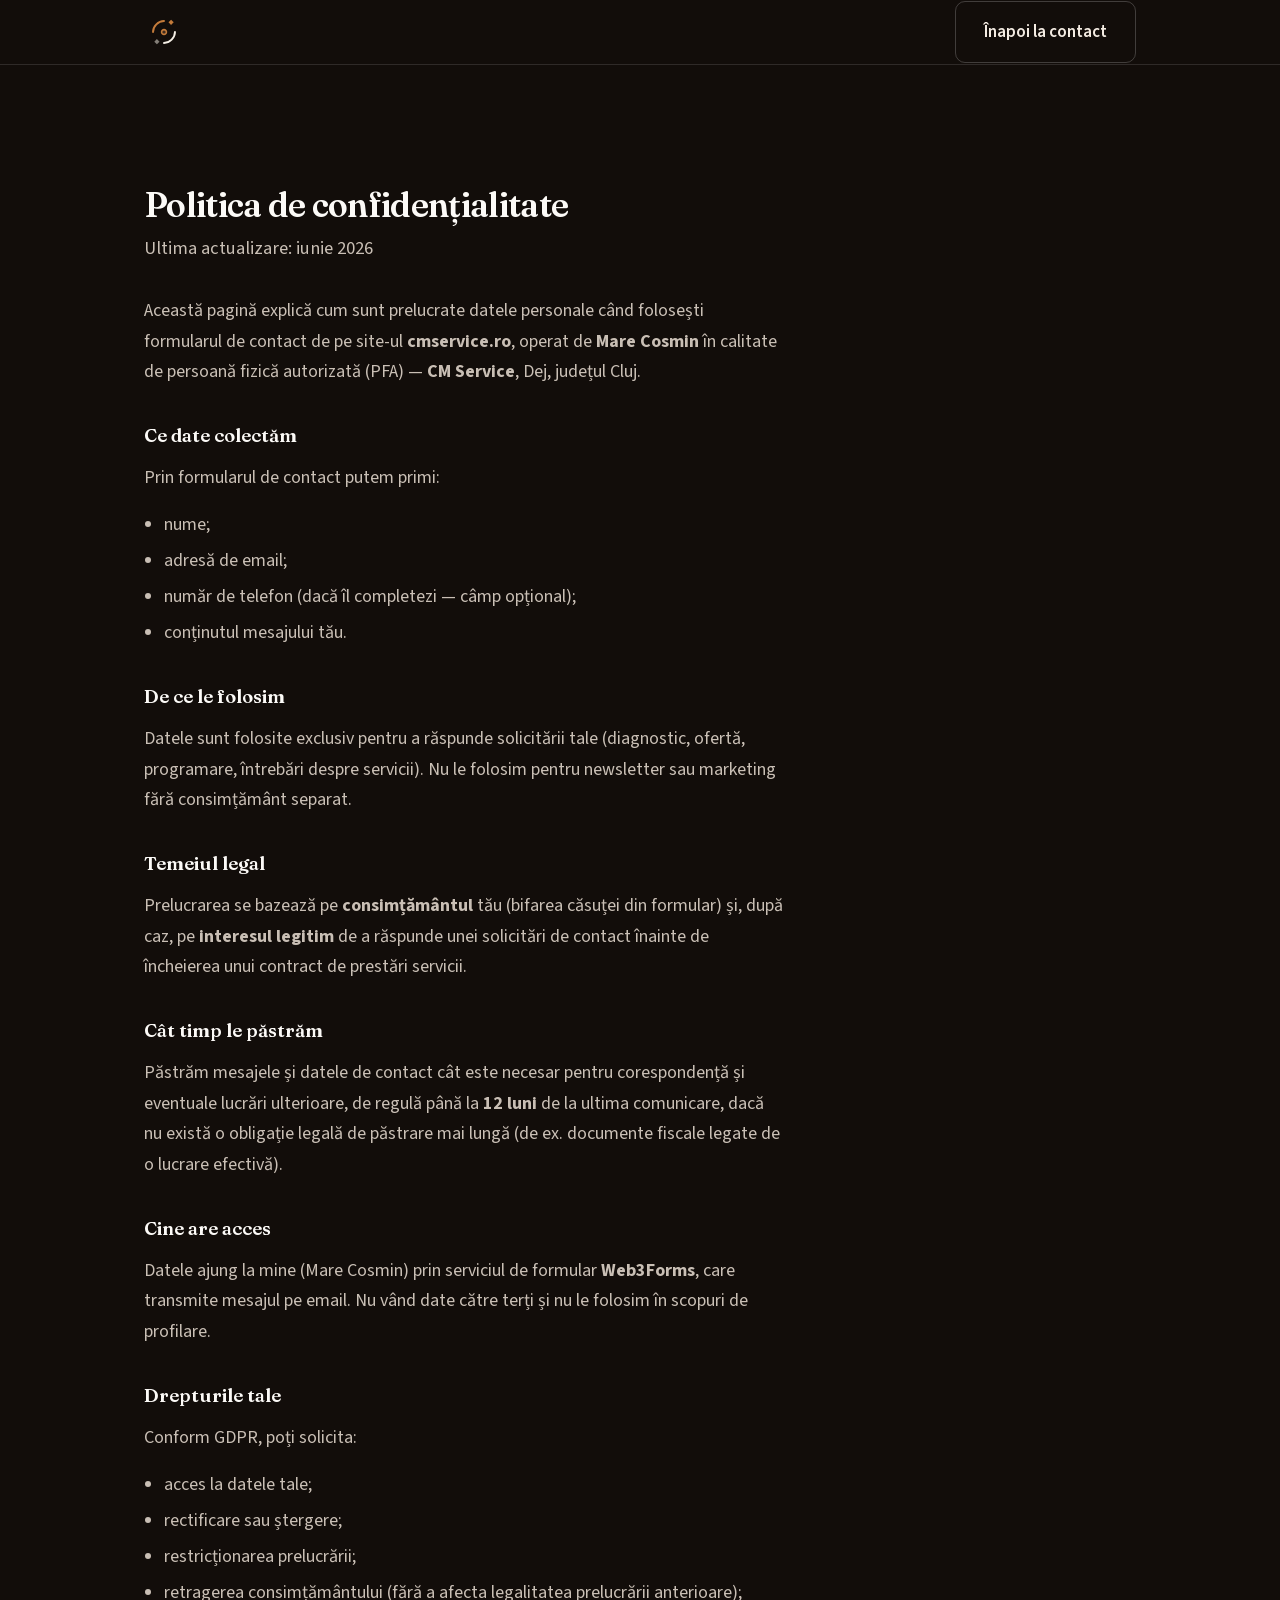
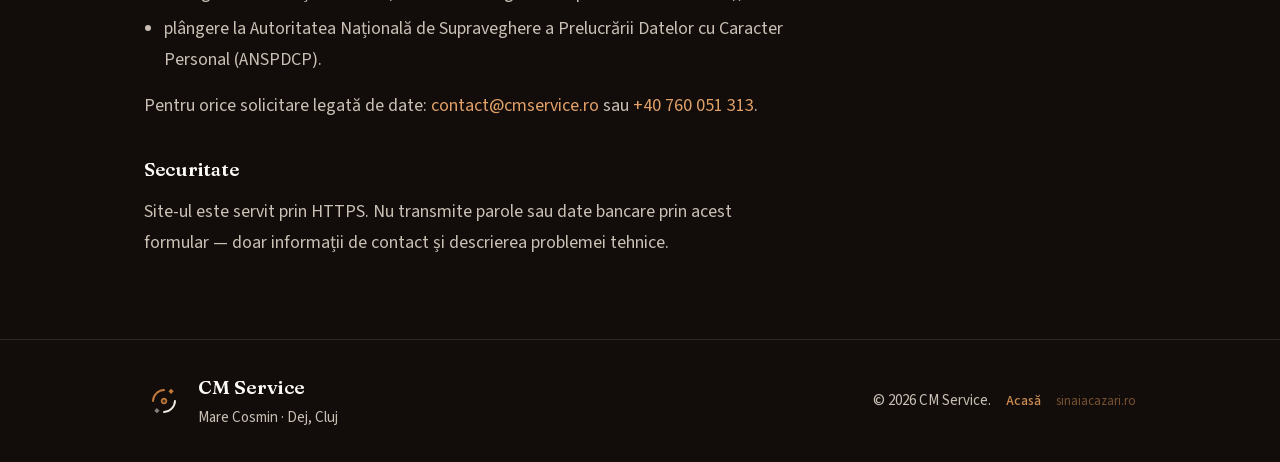
<file: politica-confidentialitate.html>
<!DOCTYPE html>
<html lang="ro">
  <head>
    <meta charset="UTF-8" />
    <meta name="viewport" content="width=device-width, initial-scale=1.0, viewport-fit=cover" />
    <meta name="theme-color" content="#120d0a" />
    <link rel="canonical" href="https://cmservice.ro/politica-confidentialitate.html" />
    <meta name="robots" content="index, follow" />
    <meta
      name="description"
      content="Politica de confidențialitate CM Service — cum prelucrăm datele personale colectate prin formularul de contact."
    />
    <title>Politica de confidențialitate | CM Service</title>
    <link rel="icon" href="Logo Mini Favicon.svg" type="image/svg+xml" />
    <link rel="stylesheet" href="fonts.css" />
    <link rel="stylesheet" href="styles.css" />
  </head>
  <body>
    <a class="skip-link" href="#main">Sari la conținut</a>

    <nav class="nav scrolled" aria-label="Navigare principală">
      <div class="nav-inner">
        <a href="index.html" class="nav-logo" aria-label="CM Service, înapoi acasă">
          <img
            class="nav-logo-img"
            src="Logo Transparent Dark Brown BG.svg"
            width="40"
            height="40"
            alt="Logo CM Service"
          />
        </a>
        <a class="btn btn-secondary legal-back" href="index.html#contact">Înapoi la contact</a>
      </div>
    </nav>

    <main id="main" class="legal-page">
      <div class="container">
        <h1 class="section-title">Politica de confidențialitate</h1>
        <p class="section-lead legal-updated">Ultima actualizare: iunie 2026</p>

        <div class="legal-content">
          <p>
            Această pagină explică cum sunt prelucrate datele personale când folosești formularul de contact de pe
            site-ul <strong>cmservice.ro</strong>, operat de <strong>Mare Cosmin</strong> în calitate de persoană fizică
            autorizată (PFA) — <strong>CM Service</strong>, Dej, județul Cluj.
          </p>

          <h2>Ce date colectăm</h2>
          <p>Prin formularul de contact putem primi:</p>
          <ul>
            <li>nume;</li>
            <li>adresă de email;</li>
            <li>număr de telefon (dacă îl completezi — câmp opțional);</li>
            <li>conținutul mesajului tău.</li>
          </ul>

          <h2>De ce le folosim</h2>
          <p>
            Datele sunt folosite exclusiv pentru a răspunde solicitării tale (diagnostic, ofertă, programare, întrebări
            despre servicii). Nu le folosim pentru newsletter sau marketing fără consimțământ separat.
          </p>

          <h2>Temeiul legal</h2>
          <p>
            Prelucrarea se bazează pe <strong>consimțământul</strong> tău (bifarea căsuței din formular) și, după caz,
            pe <strong>interesul legitim</strong> de a răspunde unei solicitări de contact înainte de încheierea unui
            contract de prestări servicii.
          </p>

          <h2>Cât timp le păstrăm</h2>
          <p>
            Păstrăm mesajele și datele de contact cât este necesar pentru corespondență și eventuale lucrări ulterioare,
            de regulă până la <strong>12 luni</strong> de la ultima comunicare, dacă nu există o obligație legală de
            păstrare mai lungă (de ex. documente fiscale legate de o lucrare efectivă).
          </p>

          <h2>Cine are acces</h2>
          <p>
            Datele ajung la mine (Mare Cosmin) prin serviciul de formular <strong>Web3Forms</strong>, care transmite
            mesajul pe email. Nu vând date către terți și nu le folosim în scopuri de profilare.
          </p>

          <h2>Drepturile tale</h2>
          <p>Conform GDPR, poți solicita:</p>
          <ul>
            <li>acces la datele tale;</li>
            <li>rectificare sau ștergere;</li>
            <li>restricționarea prelucrării;</li>
            <li>retragerea consimțământului (fără a afecta legalitatea prelucrării anterioare);</li>
            <li>plângere la Autoritatea Națională de Supraveghere a Prelucrării Datelor cu Caracter Personal (ANSPDCP).</li>
          </ul>
          <p>
            Pentru orice solicitare legată de date: <a href="mailto:contact@cmservice.ro">contact@cmservice.ro</a> sau
            <a href="tel:+40760051313">+40 760 051 313</a>.
          </p>

          <h2>Securitate</h2>
          <p>
            Site-ul este servit prin HTTPS. Nu transmite parole sau date bancare prin acest formular — doar informații
            de contact și descrierea problemei tehnice.
          </p>
        </div>
      </div>
    </main>

    <footer class="site-footer">
      <div class="container footer-inner">
        <div class="footer-row-top">
          <div class="footer-brand">
            <img src="Logo Transparent Dark Brown BG.svg" alt="Logo CM Service" width="40" height="40" />
            <div>
              <p class="footer-name">CM Service</p>
              <p class="footer-meta">Mare Cosmin · Dej, Cluj</p>
            </div>
          </div>
          <p class="footer-copy">
            © <span id="year"></span> CM Service.
            <a class="footer-legal" href="index.html">Acasă</a>
            <a class="footer-legal footer-related" href="https://sinaiacazari.ro/" rel="noopener noreferrer">sinaiacazari.ro</a>
          </p>
        </div>
      </div>
    </footer>

    <script>
      document.getElementById("year").textContent = String(new Date().getFullYear());
    </script>
  </body>
</html>
</file>
<file: fonts.css>
/* vietnamese */
@font-face {
  font-family: 'Fraunces';
  font-style: italic;
  font-weight: 500;
  font-display: swap;
  src: url(fonts/6NUs8FyLNQOQZAnv9ZwNjucMHVn85Ni7emAe9lKqZTnbB-gzTK0K1ChJdt9hFwpX9W37lm1_mvIiQublWIIkfg.woff2) format('woff2');
  unicode-range: U+0102-0103, U+0110-0111, U+0128-0129, U+0168-0169, U+01A0-01A1, U+01AF-01B0, U+0300-0301, U+0303-0304, U+0308-0309, U+0323, U+0329, U+1EA0-1EF9, U+20AB;
}
/* latin-ext */
@font-face {
  font-family: 'Fraunces';
  font-style: italic;
  font-weight: 500;
  font-display: swap;
  src: url(fonts/6NUs8FyLNQOQZAnv9ZwNjucMHVn85Ni7emAe9lKqZTnbB-gzTK0K1ChJdt9hFwpX9W37lm1_mvMiQublWIIkfg.woff2) format('woff2');
  unicode-range: U+0100-02BA, U+02BD-02C5, U+02C7-02CC, U+02CE-02D7, U+02DD-02FF, U+0304, U+0308, U+0329, U+1D00-1DBF, U+1E00-1E9F, U+1EF2-1EFF, U+2020, U+20A0-20AB, U+20AD-20C0, U+2113, U+2C60-2C7F, U+A720-A7FF;
}
/* latin */
@font-face {
  font-family: 'Fraunces';
  font-style: italic;
  font-weight: 500;
  font-display: swap;
  src: url(fonts/6NUs8FyLNQOQZAnv9ZwNjucMHVn85Ni7emAe9lKqZTnbB-gzTK0K1ChJdt9hFwpX9W37lm1_mv0iQublWII.woff2) format('woff2');
  unicode-range: U+0000-00FF, U+0131, U+0152-0153, U+02BB-02BC, U+02C6, U+02DA, U+02DC, U+0304, U+0308, U+0329, U+2000-206F, U+20AC, U+2122, U+2191, U+2193, U+2212, U+2215, U+FEFF, U+FFFD;
}
/* vietnamese */
@font-face {
  font-family: 'Fraunces';
  font-style: normal;
  font-weight: 500;
  font-display: swap;
  src: url(fonts/6NU78FyLNQOQZAnv9bYEvDiIdE9Ea92uemAk_WBq8U_9v0c2Wa0KxCBTeP2Xz5fU8w.woff2) format('woff2');
  unicode-range: U+0102-0103, U+0110-0111, U+0128-0129, U+0168-0169, U+01A0-01A1, U+01AF-01B0, U+0300-0301, U+0303-0304, U+0308-0309, U+0323, U+0329, U+1EA0-1EF9, U+20AB;
}
/* latin-ext */
@font-face {
  font-family: 'Fraunces';
  font-style: normal;
  font-weight: 500;
  font-display: swap;
  src: url(fonts/6NU78FyLNQOQZAnv9bYEvDiIdE9Ea92uemAk_WBq8U_9v0c2Wa0KxCFTeP2Xz5fU8w.woff2) format('woff2');
  unicode-range: U+0100-02BA, U+02BD-02C5, U+02C7-02CC, U+02CE-02D7, U+02DD-02FF, U+0304, U+0308, U+0329, U+1D00-1DBF, U+1E00-1E9F, U+1EF2-1EFF, U+2020, U+20A0-20AB, U+20AD-20C0, U+2113, U+2C60-2C7F, U+A720-A7FF;
}
/* latin */
@font-face {
  font-family: 'Fraunces';
  font-style: normal;
  font-weight: 500;
  font-display: swap;
  src: url(fonts/6NU78FyLNQOQZAnv9bYEvDiIdE9Ea92uemAk_WBq8U_9v0c2Wa0KxC9TeP2Xz5c.woff2) format('woff2');
  unicode-range: U+0000-00FF, U+0131, U+0152-0153, U+02BB-02BC, U+02C6, U+02DA, U+02DC, U+0304, U+0308, U+0329, U+2000-206F, U+20AC, U+2122, U+2191, U+2193, U+2212, U+2215, U+FEFF, U+FFFD;
}
/* vietnamese */
@font-face {
  font-family: 'Fraunces';
  font-style: normal;
  font-weight: 600;
  font-display: swap;
  src: url(fonts/6NU78FyLNQOQZAnv9bYEvDiIdE9Ea92uemAk_WBq8U_9v0c2Wa0KxCBTeP2Xz5fU8w.woff2) format('woff2');
  unicode-range: U+0102-0103, U+0110-0111, U+0128-0129, U+0168-0169, U+01A0-01A1, U+01AF-01B0, U+0300-0301, U+0303-0304, U+0308-0309, U+0323, U+0329, U+1EA0-1EF9, U+20AB;
}
/* latin-ext */
@font-face {
  font-family: 'Fraunces';
  font-style: normal;
  font-weight: 600;
  font-display: swap;
  src: url(fonts/6NU78FyLNQOQZAnv9bYEvDiIdE9Ea92uemAk_WBq8U_9v0c2Wa0KxCFTeP2Xz5fU8w.woff2) format('woff2');
  unicode-range: U+0100-02BA, U+02BD-02C5, U+02C7-02CC, U+02CE-02D7, U+02DD-02FF, U+0304, U+0308, U+0329, U+1D00-1DBF, U+1E00-1E9F, U+1EF2-1EFF, U+2020, U+20A0-20AB, U+20AD-20C0, U+2113, U+2C60-2C7F, U+A720-A7FF;
}
/* latin */
@font-face {
  font-family: 'Fraunces';
  font-style: normal;
  font-weight: 600;
  font-display: swap;
  src: url(fonts/6NU78FyLNQOQZAnv9bYEvDiIdE9Ea92uemAk_WBq8U_9v0c2Wa0KxC9TeP2Xz5c.woff2) format('woff2');
  unicode-range: U+0000-00FF, U+0131, U+0152-0153, U+02BB-02BC, U+02C6, U+02DA, U+02DC, U+0304, U+0308, U+0329, U+2000-206F, U+20AC, U+2122, U+2191, U+2193, U+2212, U+2215, U+FEFF, U+FFFD;
}
/* vietnamese */
@font-face {
  font-family: 'Fraunces';
  font-style: normal;
  font-weight: 700;
  font-display: swap;
  src: url(fonts/6NU78FyLNQOQZAnv9bYEvDiIdE9Ea92uemAk_WBq8U_9v0c2Wa0KxCBTeP2Xz5fU8w.woff2) format('woff2');
  unicode-range: U+0102-0103, U+0110-0111, U+0128-0129, U+0168-0169, U+01A0-01A1, U+01AF-01B0, U+0300-0301, U+0303-0304, U+0308-0309, U+0323, U+0329, U+1EA0-1EF9, U+20AB;
}
/* latin-ext */
@font-face {
  font-family: 'Fraunces';
  font-style: normal;
  font-weight: 700;
  font-display: swap;
  src: url(fonts/6NU78FyLNQOQZAnv9bYEvDiIdE9Ea92uemAk_WBq8U_9v0c2Wa0KxCFTeP2Xz5fU8w.woff2) format('woff2');
  unicode-range: U+0100-02BA, U+02BD-02C5, U+02C7-02CC, U+02CE-02D7, U+02DD-02FF, U+0304, U+0308, U+0329, U+1D00-1DBF, U+1E00-1E9F, U+1EF2-1EFF, U+2020, U+20A0-20AB, U+20AD-20C0, U+2113, U+2C60-2C7F, U+A720-A7FF;
}
/* latin */
@font-face {
  font-family: 'Fraunces';
  font-style: normal;
  font-weight: 700;
  font-display: swap;
  src: url(fonts/6NU78FyLNQOQZAnv9bYEvDiIdE9Ea92uemAk_WBq8U_9v0c2Wa0KxC9TeP2Xz5c.woff2) format('woff2');
  unicode-range: U+0000-00FF, U+0131, U+0152-0153, U+02BB-02BC, U+02C6, U+02DA, U+02DC, U+0304, U+0308, U+0329, U+2000-206F, U+20AC, U+2122, U+2191, U+2193, U+2212, U+2215, U+FEFF, U+FFFD;
}
/* cyrillic-ext */
@font-face {
  font-family: 'Source Sans 3';
  font-style: italic;
  font-weight: 400;
  font-display: swap;
  src: url(fonts/nwpDtKy2OAdR1K-IwhWudF-R3woAa8opPOrG97lwqLlOxCQSmqXEzTrYvwie.woff2) format('woff2');
  unicode-range: U+0460-052F, U+1C80-1C8A, U+20B4, U+2DE0-2DFF, U+A640-A69F, U+FE2E-FE2F;
}
/* cyrillic */
@font-face {
  font-family: 'Source Sans 3';
  font-style: italic;
  font-weight: 400;
  font-display: swap;
  src: url(fonts/nwpDtKy2OAdR1K-IwhWudF-R3woAa8opPOrG97lwqLlOxC0SmqXEzTrYvwie.woff2) format('woff2');
  unicode-range: U+0301, U+0400-045F, U+0490-0491, U+04B0-04B1, U+2116;
}
/* greek-ext */
@font-face {
  font-family: 'Source Sans 3';
  font-style: italic;
  font-weight: 400;
  font-display: swap;
  src: url(fonts/nwpDtKy2OAdR1K-IwhWudF-R3woAa8opPOrG97lwqLlOxCUSmqXEzTrYvwie.woff2) format('woff2');
  unicode-range: U+1F00-1FFF;
}
/* greek */
@font-face {
  font-family: 'Source Sans 3';
  font-style: italic;
  font-weight: 400;
  font-display: swap;
  src: url(fonts/nwpDtKy2OAdR1K-IwhWudF-R3woAa8opPOrG97lwqLlOxCoSmqXEzTrYvwie.woff2) format('woff2');
  unicode-range: U+0370-0377, U+037A-037F, U+0384-038A, U+038C, U+038E-03A1, U+03A3-03FF;
}
/* vietnamese */
@font-face {
  font-family: 'Source Sans 3';
  font-style: italic;
  font-weight: 400;
  font-display: swap;
  src: url(fonts/nwpDtKy2OAdR1K-IwhWudF-R3woAa8opPOrG97lwqLlOxCYSmqXEzTrYvwie.woff2) format('woff2');
  unicode-range: U+0102-0103, U+0110-0111, U+0128-0129, U+0168-0169, U+01A0-01A1, U+01AF-01B0, U+0300-0301, U+0303-0304, U+0308-0309, U+0323, U+0329, U+1EA0-1EF9, U+20AB;
}
/* latin-ext */
@font-face {
  font-family: 'Source Sans 3';
  font-style: italic;
  font-weight: 400;
  font-display: swap;
  src: url(fonts/nwpDtKy2OAdR1K-IwhWudF-R3woAa8opPOrG97lwqLlOxCcSmqXEzTrYvwie.woff2) format('woff2');
  unicode-range: U+0100-02BA, U+02BD-02C5, U+02C7-02CC, U+02CE-02D7, U+02DD-02FF, U+0304, U+0308, U+0329, U+1D00-1DBF, U+1E00-1E9F, U+1EF2-1EFF, U+2020, U+20A0-20AB, U+20AD-20C0, U+2113, U+2C60-2C7F, U+A720-A7FF;
}
/* latin */
@font-face {
  font-family: 'Source Sans 3';
  font-style: italic;
  font-weight: 400;
  font-display: swap;
  src: url(fonts/nwpDtKy2OAdR1K-IwhWudF-R3woAa8opPOrG97lwqLlOxCkSmqXEzTrYvw.woff2) format('woff2');
  unicode-range: U+0000-00FF, U+0131, U+0152-0153, U+02BB-02BC, U+02C6, U+02DA, U+02DC, U+0304, U+0308, U+0329, U+2000-206F, U+20AC, U+2122, U+2191, U+2193, U+2212, U+2215, U+FEFF, U+FFFD;
}
/* cyrillic-ext */
@font-face {
  font-family: 'Source Sans 3';
  font-style: normal;
  font-weight: 400;
  font-display: swap;
  src: url(fonts/nwpStKy2OAdR1K-IwhWudF-R3wIaZejf5HdF8Q.woff2) format('woff2');
  unicode-range: U+0460-052F, U+1C80-1C8A, U+20B4, U+2DE0-2DFF, U+A640-A69F, U+FE2E-FE2F;
}
/* cyrillic */
@font-face {
  font-family: 'Source Sans 3';
  font-style: normal;
  font-weight: 400;
  font-display: swap;
  src: url(fonts/nwpStKy2OAdR1K-IwhWudF-R3wsaZejf5HdF8Q.woff2) format('woff2');
  unicode-range: U+0301, U+0400-045F, U+0490-0491, U+04B0-04B1, U+2116;
}
/* greek-ext */
@font-face {
  font-family: 'Source Sans 3';
  font-style: normal;
  font-weight: 400;
  font-display: swap;
  src: url(fonts/nwpStKy2OAdR1K-IwhWudF-R3wMaZejf5HdF8Q.woff2) format('woff2');
  unicode-range: U+1F00-1FFF;
}
/* greek */
@font-face {
  font-family: 'Source Sans 3';
  font-style: normal;
  font-weight: 400;
  font-display: swap;
  src: url(fonts/nwpStKy2OAdR1K-IwhWudF-R3wwaZejf5HdF8Q.woff2) format('woff2');
  unicode-range: U+0370-0377, U+037A-037F, U+0384-038A, U+038C, U+038E-03A1, U+03A3-03FF;
}
/* vietnamese */
@font-face {
  font-family: 'Source Sans 3';
  font-style: normal;
  font-weight: 400;
  font-display: swap;
  src: url(fonts/nwpStKy2OAdR1K-IwhWudF-R3wAaZejf5HdF8Q.woff2) format('woff2');
  unicode-range: U+0102-0103, U+0110-0111, U+0128-0129, U+0168-0169, U+01A0-01A1, U+01AF-01B0, U+0300-0301, U+0303-0304, U+0308-0309, U+0323, U+0329, U+1EA0-1EF9, U+20AB;
}
/* latin-ext */
@font-face {
  font-family: 'Source Sans 3';
  font-style: normal;
  font-weight: 400;
  font-display: swap;
  src: url(fonts/nwpStKy2OAdR1K-IwhWudF-R3wEaZejf5HdF8Q.woff2) format('woff2');
  unicode-range: U+0100-02BA, U+02BD-02C5, U+02C7-02CC, U+02CE-02D7, U+02DD-02FF, U+0304, U+0308, U+0329, U+1D00-1DBF, U+1E00-1E9F, U+1EF2-1EFF, U+2020, U+20A0-20AB, U+20AD-20C0, U+2113, U+2C60-2C7F, U+A720-A7FF;
}
/* latin */
@font-face {
  font-family: 'Source Sans 3';
  font-style: normal;
  font-weight: 400;
  font-display: swap;
  src: url(fonts/nwpStKy2OAdR1K-IwhWudF-R3w8aZejf5Hc.woff2) format('woff2');
  unicode-range: U+0000-00FF, U+0131, U+0152-0153, U+02BB-02BC, U+02C6, U+02DA, U+02DC, U+0304, U+0308, U+0329, U+2000-206F, U+20AC, U+2122, U+2191, U+2193, U+2212, U+2215, U+FEFF, U+FFFD;
}
/* cyrillic-ext */
@font-face {
  font-family: 'Source Sans 3';
  font-style: normal;
  font-weight: 500;
  font-display: swap;
  src: url(fonts/nwpStKy2OAdR1K-IwhWudF-R3wIaZejf5HdF8Q.woff2) format('woff2');
  unicode-range: U+0460-052F, U+1C80-1C8A, U+20B4, U+2DE0-2DFF, U+A640-A69F, U+FE2E-FE2F;
}
/* cyrillic */
@font-face {
  font-family: 'Source Sans 3';
  font-style: normal;
  font-weight: 500;
  font-display: swap;
  src: url(fonts/nwpStKy2OAdR1K-IwhWudF-R3wsaZejf5HdF8Q.woff2) format('woff2');
  unicode-range: U+0301, U+0400-045F, U+0490-0491, U+04B0-04B1, U+2116;
}
/* greek-ext */
@font-face {
  font-family: 'Source Sans 3';
  font-style: normal;
  font-weight: 500;
  font-display: swap;
  src: url(fonts/nwpStKy2OAdR1K-IwhWudF-R3wMaZejf5HdF8Q.woff2) format('woff2');
  unicode-range: U+1F00-1FFF;
}
/* greek */
@font-face {
  font-family: 'Source Sans 3';
  font-style: normal;
  font-weight: 500;
  font-display: swap;
  src: url(fonts/nwpStKy2OAdR1K-IwhWudF-R3wwaZejf5HdF8Q.woff2) format('woff2');
  unicode-range: U+0370-0377, U+037A-037F, U+0384-038A, U+038C, U+038E-03A1, U+03A3-03FF;
}
/* vietnamese */
@font-face {
  font-family: 'Source Sans 3';
  font-style: normal;
  font-weight: 500;
  font-display: swap;
  src: url(fonts/nwpStKy2OAdR1K-IwhWudF-R3wAaZejf5HdF8Q.woff2) format('woff2');
  unicode-range: U+0102-0103, U+0110-0111, U+0128-0129, U+0168-0169, U+01A0-01A1, U+01AF-01B0, U+0300-0301, U+0303-0304, U+0308-0309, U+0323, U+0329, U+1EA0-1EF9, U+20AB;
}
/* latin-ext */
@font-face {
  font-family: 'Source Sans 3';
  font-style: normal;
  font-weight: 500;
  font-display: swap;
  src: url(fonts/nwpStKy2OAdR1K-IwhWudF-R3wEaZejf5HdF8Q.woff2) format('woff2');
  unicode-range: U+0100-02BA, U+02BD-02C5, U+02C7-02CC, U+02CE-02D7, U+02DD-02FF, U+0304, U+0308, U+0329, U+1D00-1DBF, U+1E00-1E9F, U+1EF2-1EFF, U+2020, U+20A0-20AB, U+20AD-20C0, U+2113, U+2C60-2C7F, U+A720-A7FF;
}
/* latin */
@font-face {
  font-family: 'Source Sans 3';
  font-style: normal;
  font-weight: 500;
  font-display: swap;
  src: url(fonts/nwpStKy2OAdR1K-IwhWudF-R3w8aZejf5Hc.woff2) format('woff2');
  unicode-range: U+0000-00FF, U+0131, U+0152-0153, U+02BB-02BC, U+02C6, U+02DA, U+02DC, U+0304, U+0308, U+0329, U+2000-206F, U+20AC, U+2122, U+2191, U+2193, U+2212, U+2215, U+FEFF, U+FFFD;
}
/* cyrillic-ext */
@font-face {
  font-family: 'Source Sans 3';
  font-style: normal;
  font-weight: 600;
  font-display: swap;
  src: url(fonts/nwpStKy2OAdR1K-IwhWudF-R3wIaZejf5HdF8Q.woff2) format('woff2');
  unicode-range: U+0460-052F, U+1C80-1C8A, U+20B4, U+2DE0-2DFF, U+A640-A69F, U+FE2E-FE2F;
}
/* cyrillic */
@font-face {
  font-family: 'Source Sans 3';
  font-style: normal;
  font-weight: 600;
  font-display: swap;
  src: url(fonts/nwpStKy2OAdR1K-IwhWudF-R3wsaZejf5HdF8Q.woff2) format('woff2');
  unicode-range: U+0301, U+0400-045F, U+0490-0491, U+04B0-04B1, U+2116;
}
/* greek-ext */
@font-face {
  font-family: 'Source Sans 3';
  font-style: normal;
  font-weight: 600;
  font-display: swap;
  src: url(fonts/nwpStKy2OAdR1K-IwhWudF-R3wMaZejf5HdF8Q.woff2) format('woff2');
  unicode-range: U+1F00-1FFF;
}
/* greek */
@font-face {
  font-family: 'Source Sans 3';
  font-style: normal;
  font-weight: 600;
  font-display: swap;
  src: url(fonts/nwpStKy2OAdR1K-IwhWudF-R3wwaZejf5HdF8Q.woff2) format('woff2');
  unicode-range: U+0370-0377, U+037A-037F, U+0384-038A, U+038C, U+038E-03A1, U+03A3-03FF;
}
/* vietnamese */
@font-face {
  font-family: 'Source Sans 3';
  font-style: normal;
  font-weight: 600;
  font-display: swap;
  src: url(fonts/nwpStKy2OAdR1K-IwhWudF-R3wAaZejf5HdF8Q.woff2) format('woff2');
  unicode-range: U+0102-0103, U+0110-0111, U+0128-0129, U+0168-0169, U+01A0-01A1, U+01AF-01B0, U+0300-0301, U+0303-0304, U+0308-0309, U+0323, U+0329, U+1EA0-1EF9, U+20AB;
}
/* latin-ext */
@font-face {
  font-family: 'Source Sans 3';
  font-style: normal;
  font-weight: 600;
  font-display: swap;
  src: url(fonts/nwpStKy2OAdR1K-IwhWudF-R3wEaZejf5HdF8Q.woff2) format('woff2');
  unicode-range: U+0100-02BA, U+02BD-02C5, U+02C7-02CC, U+02CE-02D7, U+02DD-02FF, U+0304, U+0308, U+0329, U+1D00-1DBF, U+1E00-1E9F, U+1EF2-1EFF, U+2020, U+20A0-20AB, U+20AD-20C0, U+2113, U+2C60-2C7F, U+A720-A7FF;
}
/* latin */
@font-face {
  font-family: 'Source Sans 3';
  font-style: normal;
  font-weight: 600;
  font-display: swap;
  src: url(fonts/nwpStKy2OAdR1K-IwhWudF-R3w8aZejf5Hc.woff2) format('woff2');
  unicode-range: U+0000-00FF, U+0131, U+0152-0153, U+02BB-02BC, U+02C6, U+02DA, U+02DC, U+0304, U+0308, U+0329, U+2000-206F, U+20AC, U+2122, U+2191, U+2193, U+2212, U+2215, U+FEFF, U+FFFD;
}
/* cyrillic-ext */
@font-face {
  font-family: 'Source Sans 3';
  font-style: normal;
  font-weight: 700;
  font-display: swap;
  src: url(fonts/nwpStKy2OAdR1K-IwhWudF-R3wIaZejf5HdF8Q.woff2) format('woff2');
  unicode-range: U+0460-052F, U+1C80-1C8A, U+20B4, U+2DE0-2DFF, U+A640-A69F, U+FE2E-FE2F;
}
/* cyrillic */
@font-face {
  font-family: 'Source Sans 3';
  font-style: normal;
  font-weight: 700;
  font-display: swap;
  src: url(fonts/nwpStKy2OAdR1K-IwhWudF-R3wsaZejf5HdF8Q.woff2) format('woff2');
  unicode-range: U+0301, U+0400-045F, U+0490-0491, U+04B0-04B1, U+2116;
}
/* greek-ext */
@font-face {
  font-family: 'Source Sans 3';
  font-style: normal;
  font-weight: 700;
  font-display: swap;
  src: url(fonts/nwpStKy2OAdR1K-IwhWudF-R3wMaZejf5HdF8Q.woff2) format('woff2');
  unicode-range: U+1F00-1FFF;
}
/* greek */
@font-face {
  font-family: 'Source Sans 3';
  font-style: normal;
  font-weight: 700;
  font-display: swap;
  src: url(fonts/nwpStKy2OAdR1K-IwhWudF-R3wwaZejf5HdF8Q.woff2) format('woff2');
  unicode-range: U+0370-0377, U+037A-037F, U+0384-038A, U+038C, U+038E-03A1, U+03A3-03FF;
}
/* vietnamese */
@font-face {
  font-family: 'Source Sans 3';
  font-style: normal;
  font-weight: 700;
  font-display: swap;
  src: url(fonts/nwpStKy2OAdR1K-IwhWudF-R3wAaZejf5HdF8Q.woff2) format('woff2');
  unicode-range: U+0102-0103, U+0110-0111, U+0128-0129, U+0168-0169, U+01A0-01A1, U+01AF-01B0, U+0300-0301, U+0303-0304, U+0308-0309, U+0323, U+0329, U+1EA0-1EF9, U+20AB;
}
/* latin-ext */
@font-face {
  font-family: 'Source Sans 3';
  font-style: normal;
  font-weight: 700;
  font-display: swap;
  src: url(fonts/nwpStKy2OAdR1K-IwhWudF-R3wEaZejf5HdF8Q.woff2) format('woff2');
  unicode-range: U+0100-02BA, U+02BD-02C5, U+02C7-02CC, U+02CE-02D7, U+02DD-02FF, U+0304, U+0308, U+0329, U+1D00-1DBF, U+1E00-1E9F, U+1EF2-1EFF, U+2020, U+20A0-20AB, U+20AD-20C0, U+2113, U+2C60-2C7F, U+A720-A7FF;
}
/* latin */
@font-face {
  font-family: 'Source Sans 3';
  font-style: normal;
  font-weight: 700;
  font-display: swap;
  src: url(fonts/nwpStKy2OAdR1K-IwhWudF-R3w8aZejf5Hc.woff2) format('woff2');
  unicode-range: U+0000-00FF, U+0131, U+0152-0153, U+02BB-02BC, U+02C6, U+02DA, U+02DC, U+0304, U+0308, U+0329, U+2000-206F, U+20AC, U+2122, U+2191, U+2193, U+2212, U+2215, U+FEFF, U+FFFD;
}
</file>
<file: styles.css>
/* CM Service — flat dark, minimal */

:root {
  --amber: #c47b3a;
  --amber-deep: #a8652e;
  --amber-bright: #e0a068;
  --bg: #120d0a;
  --surface: #1a1410;
  --card: #231a14;
  --text: #f0e8df;
  --text-heading: #faf6f1;
  --text-muted: #ada296;
  --sand: #f0e6d8;
  --border: rgba(255, 255, 255, 0.1);
  --border-strong: rgba(255, 255, 255, 0.17);
  --link: #e0a068;
  --link-hover: #f0e6d8;

  --font-display: "Fraunces", Georgia, "Times New Roman", serif;
  --font-body: "Source Sans 3", system-ui, -apple-system, sans-serif;
  --radius: 10px;
  --radius-lg: 12px;
  --nav-h: 64px;
  --header-h: var(--nav-h);
  --container: 960px;
}

*,
*::before,
*::after {
  box-sizing: border-box;
}

html {
  scroll-behavior: smooth;
  color-scheme: dark;
}

@media (prefers-reduced-motion: reduce) {
  html {
    scroll-behavior: auto;
  }

  .skip-link,
  .nav,
  .nav-toggle span,
  .nav-links,
  .btn,
  .serviciu-card,
  .serviciu-extra,
  .experience-chevron,
  .mobile-cta-btn {
    transition-duration: 0.01ms !important;
  }

  .serviciu-extra {
    transition: none;
  }

  .serviciu-card.is-expanded .serviciu-extra {
    max-height: none;
  }
}

body {
  margin: 0;
  font-family: var(--font-body);
  font-size: 1rem;
  line-height: 1.7;
  color: var(--text);
  background: var(--bg);
  -webkit-font-smoothing: antialiased;
}

img {
  max-width: 100%;
  display: block;
}

a {
  color: var(--link);
  text-decoration: none;
}

a:hover {
  color: var(--link-hover);
  text-decoration: underline;
  text-underline-offset: 3px;
}

.skip-link {
  position: absolute;
  top: -100px;
  left: 16px;
  z-index: 300;
  padding: 12px 18px;
  font-weight: 600;
  font-size: 0.9375rem;
  color: var(--bg);
  background: var(--amber);
  border-radius: 8px;
  transition: top 0.2s ease;
}

.skip-link:focus {
  top: 16px;
  outline: 2px solid var(--sand);
  outline-offset: 3px;
}

.container {
  max-width: var(--container);
  margin: 0 auto;
  padding: 0 24px;
}

/* --- Header & nav --- */
.site-header {
  position: fixed;
  top: 0;
  left: 0;
  right: 0;
  z-index: 100;
  background: #120d0a;
}

.nav {
  position: relative;
  background: #120d0a;
  border-bottom: 1px solid transparent;
  transition: border-color 0.2s ease;
}

.nav.scrolled {
  border-bottom-color: var(--border);
}

.nav-inner {
  max-width: var(--container);
  margin: 0 auto;
  padding: 0 24px;
  display: flex;
  align-items: center;
  justify-content: space-between;
  height: var(--nav-h);
  position: relative;
}

.nav-logo {
  display: flex;
  align-items: center;
  flex-shrink: 0;
}

.nav-logo-img {
  height: 40px;
  width: 40px;
  object-fit: contain;
  border-radius: 10px;
}

.nav-toggle {
  display: none;
  flex-direction: column;
  align-items: center;
  justify-content: center;
  gap: 5px;
  width: 44px;
  height: 44px;
  padding: 0;
  border: none;
  background: transparent;
  cursor: pointer;
  border-radius: 8px;
  flex-shrink: 0;
}

.nav-toggle span {
  display: block;
  width: 22px;
  height: 2px;
  background: var(--text);
  border-radius: 1px;
  transition: transform 0.2s ease, opacity 0.2s ease;
  transform-origin: center;
}

.nav.open .nav-toggle span:nth-child(1) {
  transform: translateY(7px) rotate(45deg);
}

.nav.open .nav-toggle span:nth-child(2) {
  opacity: 0;
  transform: scaleX(0);
}

.nav.open .nav-toggle span:nth-child(3) {
  transform: translateY(-7px) rotate(-45deg);
}

.nav-toggle:focus-visible {
  outline: 2px solid var(--amber);
  outline-offset: 2px;
}

.nav-links {
  display: flex;
  align-items: center;
  gap: 8px 22px;
  list-style: none;
  margin: 0;
  padding: 0;
}

.nav-links a {
  font-weight: 600;
  font-size: 0.95rem;
  color: color-mix(in srgb, var(--text) 92%, transparent);
  text-decoration: none;
  padding: 6px 2px;
  border-radius: 6px;
}

.nav-links a:hover {
  color: var(--amber-bright);
  text-decoration: none;
}

.nav-links a:focus-visible {
  outline: 2px solid var(--amber);
  outline-offset: 3px;
}

.nav-cta {
  padding: 10px 18px !important;
  border-radius: 10px !important;
  background: var(--amber) !important;
  color: var(--bg) !important;
}

.nav-cta:hover {
  background: var(--amber-deep) !important;
  color: var(--bg) !important;
}

@media (max-width: 760px) {
  .nav-toggle {
    display: flex;
  }

  .nav-inner {
    position: static;
  }

  .nav.open {
    border-bottom-color: var(--border);
  }

  .nav-links {
    position: absolute;
    left: 0;
    right: 0;
    top: 100%;
    z-index: 5;
    flex-direction: column;
    align-items: stretch;
    gap: 0;
    margin: 0;
    background: var(--bg);
    border-bottom: 1px solid var(--border);
    padding: 6px 16px 16px;
    box-shadow: 0 16px 32px rgba(0, 0, 0, 0.4);
    max-height: 0;
    overflow: hidden;
    opacity: 0;
    visibility: hidden;
    pointer-events: none;
    transition:
      max-height 0.3s ease,
      opacity 0.2s ease,
      visibility 0.2s ease;
  }

  .nav.open .nav-links {
    max-height: 420px;
    opacity: 1;
    visibility: visible;
    pointer-events: auto;
  }

  .nav-links li {
    margin: 0;
    border-bottom: 1px solid var(--border);
  }

  .nav-links li:last-child {
    border-bottom: none;
  }

  .nav-links a {
    display: block;
    padding: 15px 4px;
    font-size: 1.0625rem;
    color: var(--text-heading);
  }

  .nav-links a:hover {
    color: var(--amber-bright);
  }

  .nav-links-cta {
    margin-top: 10px;
    padding-top: 4px;
  }

  .nav-cta {
    display: block !important;
    width: 100%;
    padding: 15px 18px !important;
    text-align: center;
    margin-top: 0 !important;
    font-size: 1.0625rem !important;
    border-radius: 12px !important;
    box-sizing: border-box;
  }
}

/* --- Hero --- */
.hero {
  padding: calc(var(--header-h) + 64px) 0 72px;
  display: flex;
  align-items: center;
  position: relative;
  background: var(--bg);
}

.hero-content {
  position: relative;
  z-index: 1;
  width: 100%;
  max-width: 40rem;
}

.hero-tagline {
  font-size: 0.8rem;
  font-weight: 600;
  letter-spacing: 0.14em;
  text-transform: uppercase;
  color: var(--amber-bright);
  margin-bottom: 14px;
}

.hero-title {
  font-family: var(--font-display);
  font-size: clamp(2.25rem, 5vw, 3.25rem);
  font-weight: 600;
  letter-spacing: -0.03em;
  line-height: 1.1;
  margin: 0 0 20px;
  color: var(--text-heading);
  max-width: 18ch;
}

.hero-lead {
  font-size: clamp(1.05rem, 2vw, 1.2rem);
  color: var(--text-muted);
  line-height: 1.65;
  margin: 0 0 32px;
  max-width: 36rem;
}

.hero-ctas {
  display: flex;
  gap: 14px;
  flex-wrap: wrap;
}

.hero-ctas .btn {
  min-height: 54px;
  padding: 16px 32px;
  font-size: 1.175rem;
  font-weight: 700;
  border-radius: 12px;
  letter-spacing: 0.01em;
}

.hero-ctas .btn-primary {
  background: var(--amber);
}

.hero-ctas .btn-primary:hover {
  background: var(--amber-deep);
}

.hero-ctas .btn-secondary {
  background: var(--card);
  border: 2px solid color-mix(in srgb, var(--amber) 45%, var(--border-strong));
  color: var(--text-heading);
}

.hero-ctas .btn-secondary:hover {
  background: color-mix(in srgb, var(--card) 85%, var(--amber) 15%);
  border-color: var(--amber);
  color: var(--sand);
}

@media (max-width: 519px) {
  .hero-ctas {
    flex-direction: column;
    width: 100%;
    max-width: 100%;
  }

  .hero-ctas .btn {
    width: 100%;
    min-height: 56px;
    font-size: 1.225rem;
  }
}

@media (min-width: 900px) {
  .hero {
    min-height: calc(100dvh - var(--header-h));
    padding: calc(var(--header-h) + 48px) 0 80px;
  }

  .hero-content {
    max-width: 56rem;
  }

  .hero-title {
    font-size: clamp(3.25rem, 5.5vw, 4.5rem);
    line-height: 1.05;
    margin-bottom: 28px;
    max-width: none;
  }

  .hero-lead {
    font-size: 1.35rem;
    line-height: 1.6;
    margin-bottom: 40px;
    max-width: 44rem;
  }

  .hero-ctas {
    gap: 20px;
  }

  .hero-ctas .btn {
    min-height: 62px;
    padding: 18px 44px;
    font-size: 1.325rem;
    border-radius: 14px;
  }
}

/* --- Buttons --- */
.btn {
  display: inline-flex;
  align-items: center;
  justify-content: center;
  gap: 8px;
  font-family: inherit;
  font-size: 0.95rem;
  font-weight: 600;
  padding: 14px 26px;
  border-radius: 10px;
  border: none;
  cursor: pointer;
  text-decoration: none;
  transition: background 0.15s ease, border-color 0.15s ease, color 0.15s ease;
}

a.btn {
  text-decoration: none;
}

.btn:hover {
  text-decoration: none;
}

.btn-primary {
  background: var(--amber);
  color: var(--bg);
}

.btn-primary:hover {
  background: var(--amber-deep);
  color: var(--bg);
}

.btn-primary:active {
  background: var(--amber-deep);
}

.btn-secondary {
  background: transparent;
  color: var(--text);
  border: 1.5px solid var(--border-strong);
}

.btn-secondary:hover {
  border-color: var(--amber);
  color: var(--amber-bright);
}

.btn-whatsapp {
  background: #1f6f4a;
  color: #f4fdf8;
  border: 1.5px solid color-mix(in srgb, #25d366 45%, transparent);
}

.btn-whatsapp:hover {
  background: #258055;
  color: #fff;
  border-color: color-mix(in srgb, #25d366 65%, transparent);
}

.btn-full {
  width: 100%;
}

.btn:focus-visible {
  outline: 2px solid var(--amber);
  outline-offset: 3px;
}

/* --- Sections --- */
main {
  padding-top: 0;
}

.section {
  padding: 88px 0;
}

.section-alt {
  background: var(--surface);
}

.section-title {
  font-family: var(--font-display);
  font-size: 1.85rem;
  font-weight: 600;
  letter-spacing: -0.02em;
  margin: 0 0 12px;
  color: var(--text-heading);
}

.section-lead {
  font-size: 1.05rem;
  color: var(--text-muted);
  max-width: 620px;
  margin: 0 0 36px;
  line-height: 1.65;
}

.subsection-title {
  font-family: var(--font-display);
  font-size: 1.25rem;
  font-weight: 600;
  color: var(--text-heading);
  margin: 0 0 8px;
  letter-spacing: -0.02em;
}

.subsection-title--spaced {
  margin-top: 2.5rem;
}

.subsection-lead {
  font-size: 0.98rem;
  color: var(--text-muted);
  max-width: 640px;
  margin: 0 0 1.25rem;
  line-height: 1.6;
}

.offer-price-grid {
  list-style: none;
  margin: 0 0 0.5rem;
  padding: 0;
  display: grid;
  grid-template-columns: repeat(2, 1fr);
  gap: 14px;
}

.offer-price-card {
  display: flex;
  flex-direction: column;
  background: var(--card);
  border: 1px solid var(--border);
  border-radius: var(--radius);
  padding: 16px 16px 14px;
}

.offer-price-name {
  font-family: var(--font-display);
  font-size: 1rem;
  font-weight: 600;
  color: var(--text-heading);
  margin: 0 0 8px;
}

.offer-price-for {
  font-size: 0.9rem;
  color: var(--text);
  line-height: 1.5;
  margin: 0 0 10px;
}

.offer-price-includes {
  margin: 0 0 14px;
  padding: 0 0 0 1.15rem;
  font-size: 0.86rem;
  color: var(--text-muted);
  line-height: 1.45;
}

.offer-price-includes li + li {
  margin-top: 4px;
}

.offer-price-amount {
  font-size: 1.05rem;
  font-weight: 700;
  line-height: 1.3;
  color: var(--amber-bright);
  margin: auto 0 0;
}

/* --- Despre --- */
.despre-layout {
  display: grid;
  grid-template-columns: auto 1fr;
  gap: 36px 40px;
  align-items: start;
}

.despre-badge {
  position: relative;
  width: 104px;
  height: 104px;
  display: flex;
  align-items: center;
  justify-content: center;
}

.despre-logo {
  width: 88px;
  height: 88px;
  border-radius: 50%;
  position: relative;
  z-index: 1;
  background: var(--card);
}

.despre-badge-ring {
  position: absolute;
  inset: 0;
  border-radius: 50%;
  border: 2px dashed var(--border-strong);
}

.despre-content p {
  margin: 0 0 1rem;
  color: var(--text);
}

.despre-content strong {
  color: var(--amber-bright);
  font-weight: 600;
}

.despre-meta {
  margin-top: 1.75rem;
  padding-top: 1.5rem;
  border-top: 1px solid var(--border);
}

.despre-meta h3 {
  font-family: var(--font-display);
  font-size: 1.15rem;
  font-weight: 600;
  margin: 0 0 12px;
  color: var(--text-heading);
}

.despre-meta ul {
  margin: 0;
  padding: 0;
  list-style: none;
}

.despre-meta li {
  position: relative;
  padding-left: 1.35rem;
  margin-bottom: 10px;
  color: var(--text-muted);
  font-size: 0.98rem;
}

.despre-meta li::before {
  content: "";
  position: absolute;
  left: 0;
  top: 0.55em;
  width: 7px;
  height: 7px;
  border-radius: 50%;
  background: var(--amber);
  opacity: 0.85;
}

@media (max-width: 640px) {
  .despre-layout {
    grid-template-columns: 1fr;
    justify-items: center;
    text-align: center;
  }

  .despre-meta li {
    text-align: left;
  }

  .despre-meta ul {
    max-width: 100%;
  }
}

/* --- Servicii --- */
.servicii-grid {
  display: grid;
  grid-template-columns: repeat(3, 1fr);
  gap: 22px;
  margin-bottom: 28px;
}

.serviciu-card {
  background: var(--card);
  padding: 26px 20px;
  border-radius: var(--radius-lg);
  border: 1px solid var(--border);
  transition: border-color 0.2s ease;
  position: relative;
}

.serviciu-card:hover,
.serviciu-card:focus-within {
  border-color: var(--border-strong);
}

.serviciu-card.is-expanded {
  border-color: color-mix(in srgb, var(--amber) 65%, var(--border));
}

.serviciu-icon {
  color: var(--amber-bright);
  margin-bottom: 14px;
}

.serviciu-card h3 {
  font-family: var(--font-display);
  font-size: 1.08rem;
  font-weight: 600;
  margin: 0 0 8px;
  letter-spacing: -0.01em;
  color: var(--text-heading);
}

.serviciu-detail {
  font-size: 0.94rem;
  color: var(--text-muted);
  line-height: 1.6;
  margin: 0 0 10px;
}

.serviciu-toggle {
  display: inline-block;
  margin-top: 12px;
  padding: 0;
  border: none;
  background: none;
  font: inherit;
  font-size: 0.88rem;
  font-weight: 600;
  color: var(--amber-bright);
  text-decoration: underline;
  text-underline-offset: 3px;
  cursor: pointer;
}

.serviciu-toggle:hover {
  color: var(--sand);
}

.serviciu-toggle:focus-visible {
  outline: 2px solid var(--amber);
  outline-offset: 3px;
  border-radius: 4px;
}

.serviciu-extra {
  font-size: 0.88rem;
  color: var(--text-muted);
  line-height: 1.55;
  margin: 0;
  max-height: 0;
  opacity: 0;
  overflow: hidden;
  transition: max-height 0.45s ease, opacity 0.35s ease, margin-top 0.35s ease;
}

.serviciu-card.is-expanded .serviciu-extra {
  max-height: 220px;
  opacity: 1;
  margin-top: 10px;
}

.servicii-footer {
  font-size: 1rem;
  color: var(--text-muted);
  font-style: italic;
  font-family: var(--font-display);
  margin: 0;
}

@media (max-width: 900px) {
  .servicii-grid {
    grid-template-columns: repeat(2, 1fr);
  }
}

@media (max-width: 560px) {
  .servicii-grid {
    grid-template-columns: 1fr;
  }
}

/* --- Experience / Cum lucrăm --- */
.experience-list {
  display: flex;
  flex-direction: column;
  gap: 12px;
}

.experience-item {
  background: var(--card);
  border: 1px solid var(--border);
  border-radius: var(--radius-lg);
  overflow: hidden;
}

.experience-summary {
  display: flex;
  flex-wrap: wrap;
  align-items: center;
  gap: 8px 16px;
  padding: 18px 20px;
  cursor: pointer;
  font-weight: 600;
  color: var(--text-heading);
  list-style: none;
}

.experience-summary::-webkit-details-marker {
  display: none;
}

.experience-org {
  font-size: 0.78rem;
  text-transform: uppercase;
  letter-spacing: 0.08em;
  color: var(--amber-bright);
}

.experience-role {
  font-size: 1.02rem;
  font-family: var(--font-display);
  font-weight: 600;
  flex: 1 1 12rem;
  min-width: 0;
}

.experience-dates {
  font-size: 0.85rem;
  font-weight: 500;
  color: var(--text-muted);
}

.experience-chevron {
  width: 10px;
  height: 10px;
  border-right: 2px solid var(--text-muted);
  border-bottom: 2px solid var(--text-muted);
  transform: rotate(45deg);
  transition: transform 0.25s ease;
  margin-left: auto;
}

.experience-item[open] .experience-chevron {
  transform: rotate(225deg);
}

.experience-body {
  padding: 0 20px 18px;
  color: var(--text-muted);
  font-size: 0.98rem;
}

.experience-body p {
  margin: 0;
  line-height: 1.65;
}

/* --- Contact --- */
.contact-intro {
  font-size: 1.06rem;
  color: var(--text);
  margin: 0 0 32px;
  max-width: 520px;
  line-height: 1.65;
}

.contact-pickup {
  font-size: 0.98rem;
  color: var(--text-muted);
  max-width: 640px;
  margin: -18px 0 28px;
  line-height: 1.6;
}

.contact-pickup strong {
  color: var(--text);
}

.reviews-actions {
  display: flex;
  flex-direction: column;
  align-items: flex-start;
  gap: 14px;
  max-width: 520px;
}

.reviews-grid {
  list-style: none;
  margin: 0 0 28px;
  padding: 0;
  display: grid;
  grid-template-columns: 1fr;
  gap: 16px;
}

.review-card {
  background: var(--card);
  border: 1px solid var(--border);
  border-radius: var(--radius);
  padding: 20px 22px;
}

.review-stars {
  margin-bottom: 12px;
  font-size: 0.95rem;
  letter-spacing: 0.08em;
  color: var(--amber-bright);
  line-height: 1;
}

.review-quote {
  margin: 0;
}

.review-quote p {
  margin: 0;
  font-size: 0.95rem;
  color: var(--text);
  line-height: 1.65;
}

.review-meta {
  display: flex;
  flex-wrap: wrap;
  align-items: baseline;
  gap: 6px 12px;
  margin-top: 14px;
  font-size: 0.85rem;
}

.review-author {
  font-style: normal;
  font-weight: 600;
  color: var(--text-heading);
}

.review-date {
  color: var(--text-muted);
}

.review-date::before {
  content: "·";
  margin-right: 12px;
}

.reviews-cta {
  margin: 0;
  max-width: 640px;
  line-height: 1.6;
}

.contact-form-consent-label {
  display: flex;
  align-items: flex-start;
  gap: 10px;
  font-size: 0.88rem;
  font-weight: 500;
  color: var(--text-muted);
  line-height: 1.5;
  cursor: pointer;
}

.contact-form-consent-label input[type="checkbox"] {
  flex-shrink: 0;
  width: 18px;
  height: 18px;
  margin: 2px 0 0;
  accent-color: var(--amber);
  cursor: pointer;
}

.contact-form-consent-label a {
  font-weight: 600;
}

.footer-legal {
  display: inline-block;
  margin-left: 0.75rem;
  font-size: 0.875rem;
  font-weight: 500;
  color: var(--text-muted);
}

.footer-legal:hover {
  color: var(--link);
}

.footer-related {
  opacity: 0.55;
  font-size: 0.8125rem;
  font-weight: 400;
}

.footer-related:hover {
  opacity: 1;
}

.contact-grid {
  display: grid;
  grid-template-columns: 1fr 1fr;
  gap: 48px;
  align-items: start;
}

.contact-panel {
  background: var(--card);
  border: 1px solid var(--border);
  border-radius: var(--radius-lg);
  padding: 24px 22px;
}

.contact-panel-lead {
  margin: 0 0 18px;
  color: var(--text-muted);
  line-height: 1.6;
}

.contact-form {
  display: flex;
  flex-direction: column;
  gap: 16px;
  margin-bottom: 20px;
}

.contact-form-field label {
  display: block;
  font-size: 0.9rem;
  font-weight: 600;
  color: var(--text);
  margin-bottom: 6px;
}

.contact-form-optional {
  font-weight: 500;
  color: var(--text-muted);
}

.contact-form input[type="text"],
.contact-form input[type="email"],
.contact-form input[type="tel"],
.contact-form textarea {
  width: 100%;
  font-family: inherit;
  font-size: 1rem;
  line-height: 1.5;
  color: var(--text);
  background: var(--bg);
  border: 1px solid var(--border-strong);
  border-radius: var(--radius);
  padding: 12px 14px;
  transition: border-color 0.15s ease, box-shadow 0.15s ease;
}

.contact-form input::placeholder,
.contact-form textarea::placeholder {
  color: var(--text-muted);
  opacity: 0.85;
}

.contact-form input:hover,
.contact-form textarea:hover {
  border-color: color-mix(in srgb, var(--amber) 35%, var(--border-strong));
}

.contact-form input:focus,
.contact-form textarea:focus {
  outline: none;
  border-color: var(--amber);
  box-shadow: 0 0 0 3px color-mix(in srgb, var(--amber) 25%, transparent);
}

.contact-form textarea {
  resize: vertical;
  min-height: 120px;
}

.contact-form-hp {
  position: absolute;
  width: 1px;
  height: 1px;
  padding: 0;
  margin: -1px;
  overflow: hidden;
  clip: rect(0, 0, 0, 0);
  white-space: nowrap;
  border: 0;
}

.contact-form-status {
  margin: 0;
  font-size: 0.95rem;
  line-height: 1.5;
}

.contact-form-status[data-state="success"] {
  color: #8fbc8f;
}

.contact-form-status[data-state="error"] {
  color: #e8a090;
}

.contact-form-status.is-busy {
  color: var(--text-muted);
}

.contact-hint {
  margin: 14px 0 0;
}

.contact-info {
  padding-top: 6px;
}

.contact-item {
  display: flex;
  align-items: flex-start;
  gap: 12px;
  margin-bottom: 22px;
  color: var(--text);
}

.contact-item svg {
  flex-shrink: 0;
  color: var(--amber-bright);
  margin-top: 2px;
}

.contact-item a {
  font-size: 1rem;
  font-weight: 600;
}

.contact-map {
  margin: 0.35rem 0 0;
}

.muted {
  color: var(--text-muted);
}

.small {
  font-size: 0.875rem;
}

@media (max-width: 720px) {
  .offer-price-grid {
    grid-template-columns: 1fr;
  }

  .contact-grid {
    grid-template-columns: 1fr;
    gap: 28px;
  }

  .hero {
    min-height: unset;
    padding-bottom: 72px;
  }
}

/* --- Mobile contact bar --- */
.mobile-cta {
  display: none;
}

@media (max-width: 760px) {
  body {
    padding-bottom: calc(64px + env(safe-area-inset-bottom, 0px));
  }

  .mobile-cta {
    display: flex;
    gap: 10px;
    position: fixed;
    bottom: 0;
    left: 0;
    right: 0;
    z-index: 90;
    padding: 10px 16px calc(10px + env(safe-area-inset-bottom, 0px));
    background: color-mix(in srgb, var(--surface) 96%, black);
    border-top: 1px solid var(--border);
    box-shadow: 0 -8px 24px rgba(0, 0, 0, 0.35);
  }

  .mobile-cta-btn {
    flex: 1;
    display: inline-flex;
    align-items: center;
    justify-content: center;
    min-height: 48px;
    padding: 12px 14px;
    font-family: inherit;
    font-size: 0.9375rem;
    font-weight: 600;
    border-radius: 10px;
    text-decoration: none;
    border: none;
    cursor: pointer;
    transition: background 0.15s ease, color 0.15s ease;
  }

  .mobile-cta-btn:focus-visible {
    outline: 2px solid var(--amber);
    outline-offset: 2px;
  }

  .mobile-cta-phone {
    background: var(--amber);
    color: var(--bg);
  }

  .mobile-cta-phone:hover {
    background: var(--amber-deep);
    color: var(--bg);
    text-decoration: none;
  }

  .mobile-cta-wa {
    background: #1f6f4a;
    color: #f4fdf8;
  }

  .mobile-cta-wa:hover {
    background: #258055;
    color: #fff;
    text-decoration: none;
  }
}

@media print {
  .skip-link,
  .nav,
  .nav-toggle,
  .mobile-cta {
    display: none !important;
  }

  body {
    padding-bottom: 0 !important;
    background: #fff;
    color: #111;
  }

  main,
  .section,
  .section-alt {
    background: #fff;
    color: #111;
  }

  a {
    color: #000;
    text-decoration: underline;
  }

  a[href^="http"]::after {
    content: " (" attr(href) ")";
    font-size: 0.75rem;
    font-weight: 400;
    word-break: break-all;
  }

  a[href^="#"]::after,
  a.btn[href^="tel:"]::after,
  a.btn[href^="mailto:"]::after,
  a[href*="wa.me"]::after {
    content: none;
  }
}

/* --- Legal pages --- */
.legal-page {
  padding: calc(var(--header-h) + 48px) 0 64px;
}

.legal-updated {
  margin-top: -12px;
  margin-bottom: 32px;
  font-size: 0.9rem;
}

.legal-back {
  font-size: 0.9rem;
  padding: 8px 16px;
}

.legal-content {
  max-width: 640px;
  color: var(--text-muted);
  line-height: 1.7;
}

.legal-content h2 {
  font-family: var(--font-display);
  font-size: 1.15rem;
  font-weight: 600;
  color: var(--text-heading);
  margin: 2rem 0 0.75rem;
}

.legal-content p,
.legal-content ul {
  margin: 0 0 1rem;
}

.legal-content ul {
  padding-left: 1.25rem;
}

.legal-content li {
  margin-bottom: 0.35rem;
}

/* --- Footer --- */
.site-footer {
  background: var(--bg);
  color: var(--text-muted);
  padding: 2rem 0;
  border-top: 1px solid var(--border);
}

.footer-inner {
  display: flex;
  flex-direction: column;
  gap: 1.25rem;
}

.footer-row-top {
  display: flex;
  flex-wrap: wrap;
  align-items: center;
  justify-content: space-between;
  gap: 1rem;
  width: 100%;
}

.footer-brand {
  display: flex;
  align-items: center;
  gap: 0.85rem;
}

.footer-name {
  font-family: var(--font-display);
  font-weight: 600;
  color: var(--text-heading);
  margin: 0;
  font-size: 1.1rem;
}

.footer-meta {
  margin: 0.15rem 0 0;
  font-size: 0.9rem;
}

.footer-copy {
  margin: 0;
  font-size: 0.875rem;
}

.footer-share {
  display: flex;
  flex-wrap: wrap;
  align-items: center;
  gap: 0.5rem 0.75rem;
  padding-top: 1rem;
  border-top: 1px solid var(--border);
  width: 100%;
}

.footer-share-label {
  font-size: 0.75rem;
  font-weight: 600;
  letter-spacing: 0.12em;
  text-transform: uppercase;
  color: var(--text-muted);
  width: 100%;
  margin-bottom: 0.15rem;
}

@media (min-width: 480px) {
  .footer-share-label {
    width: auto;
    margin-bottom: 0;
    margin-right: 0.35rem;
  }
}

.footer-share-btn {
  display: inline-flex;
  align-items: center;
  justify-content: center;
  font: inherit;
  font-size: 0.875rem;
  font-weight: 600;
  padding: 0.45rem 0.9rem;
  border-radius: var(--radius);
  border: 1.5px solid var(--border-strong);
  background: transparent;
  color: var(--text);
  text-decoration: none;
  cursor: pointer;
  transition:
    border-color 0.15s ease,
    color 0.15s ease,
    background 0.15s ease;
}

.footer-share-btn:hover {
  border-color: var(--amber);
  color: var(--amber-bright);
}

button.footer-share-btn:focus-visible,
a.footer-share-btn:focus-visible {
  outline: 2px solid var(--amber-bright);
  outline-offset: 2px;
}

.site-footer a {
  color: color-mix(in srgb, var(--amber) 85%, var(--sand));
}

.site-footer a:hover {
  color: var(--sand);
}

/* Larger type & contrast on wide screens */
@media (min-width: 900px) {
  :root {
    --text: #f4ece3;
    --text-heading: #fcfaf7;
    --text-muted: #c9bfb5;
    --border: rgba(255, 255, 255, 0.12);
    --border-strong: rgba(255, 255, 255, 0.2);
    --container: 1040px;
  }

  body {
    font-size: 1.125rem;
    line-height: 1.65;
  }

  .nav-links a {
    font-size: 1.0625rem;
  }

  .hero-tagline {
    font-size: 0.875rem;
  }

  .btn {
    font-size: 1.0625rem;
    padding: 16px 28px;
  }

  .section-title {
    font-size: 2.125rem;
  }

  .section-lead {
    font-size: 1.15rem;
    max-width: 40rem;
    line-height: 1.68;
  }

  .subsection-title {
    font-size: 1.4rem;
  }

  .subsection-lead {
    font-size: 1.0625rem;
    max-width: 42rem;
  }

  .offer-price-card {
    padding: 20px 22px 18px;
  }

  .offer-price-name {
    font-size: 1.125rem;
  }

  .offer-price-for {
    font-size: 1.02rem;
    line-height: 1.55;
  }

  .offer-price-includes {
    font-size: 0.98rem;
    line-height: 1.5;
  }

  .offer-price-amount {
    font-size: 1.25rem;
  }

  .despre-content p {
    font-size: 1.0625rem;
    line-height: 1.68;
  }

  .despre-meta h3 {
    font-size: 1.25rem;
  }

  .despre-meta li {
    font-size: 1.05rem;
  }

  .serviciu-card {
    padding: 28px 24px;
  }

  .serviciu-card h3 {
    font-size: 1.2rem;
  }

  .serviciu-detail {
    font-size: 1.05rem;
    line-height: 1.65;
  }

  .serviciu-toggle,
  .serviciu-extra {
    font-size: 0.98rem;
  }

  .serviciu-card.is-expanded .serviciu-extra {
    max-height: 320px;
  }

  .servicii-footer {
    font-size: 1.0625rem;
  }

  .experience-summary {
    padding: 20px 22px;
  }

  .experience-org {
    font-size: 0.8125rem;
  }

  .experience-role {
    font-size: 1.125rem;
  }

  .experience-dates {
    font-size: 0.9375rem;
  }

  .experience-body {
    font-size: 1.05rem;
    padding: 0 22px 20px;
  }

  .contact-intro {
    font-size: 1.15rem;
    max-width: 36rem;
  }

  .contact-pickup {
    font-size: 1.05rem;
    max-width: 40rem;
  }

  .contact-panel-lead {
    font-size: 1.05rem;
  }

  .contact-item a {
    font-size: 1.0625rem;
  }

  .small {
    font-size: 0.9375rem;
  }

  .footer-name {
    font-size: 1.2rem;
  }

  .footer-meta,
  .footer-copy {
    font-size: 0.9375rem;
  }
}
</file>
